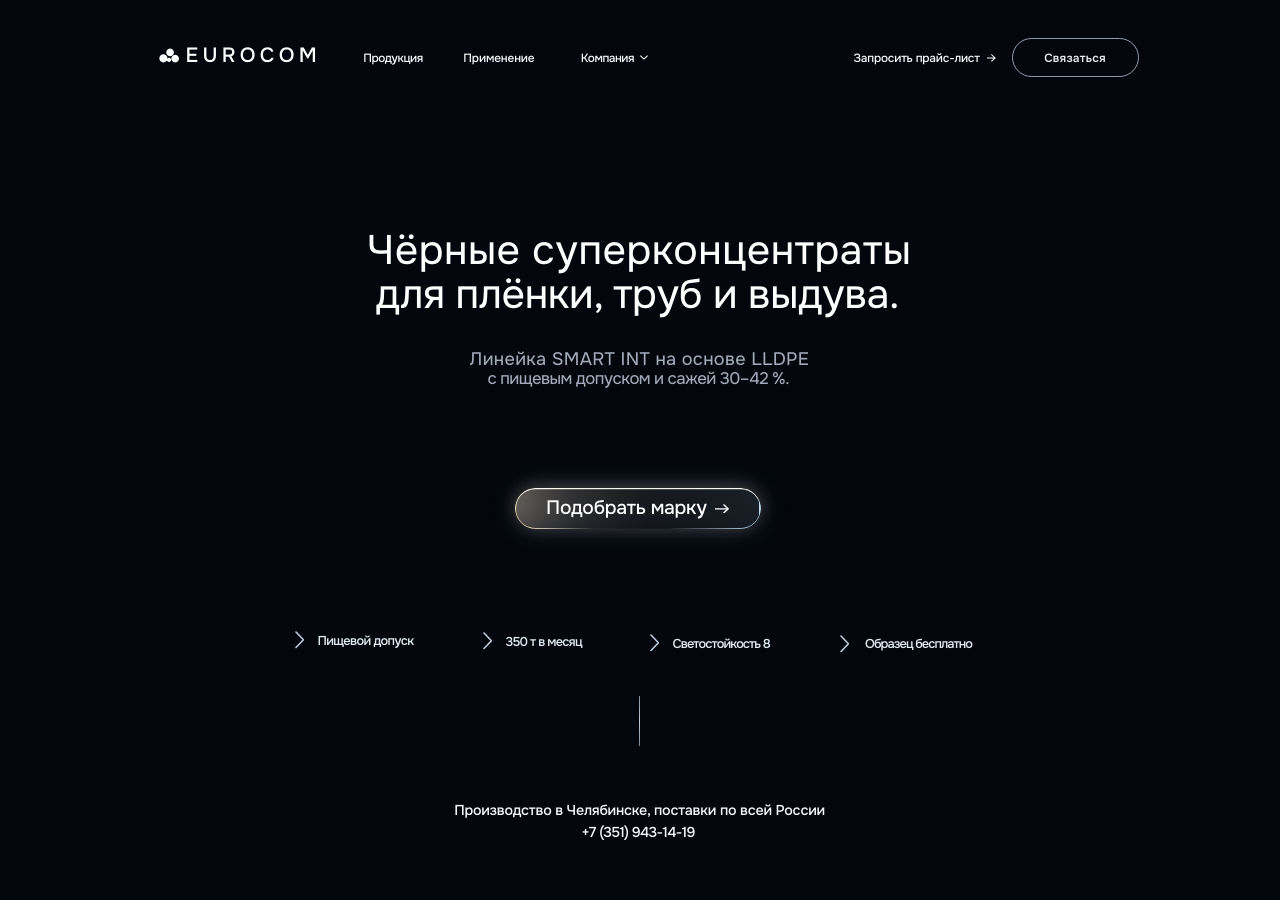
<file: index.html>
<!doctype html>
<html lang="ru">
<head>
<meta charset="utf-8">
<meta name="viewport" content="width=device-width, initial-scale=1, viewport-fit=cover">
<title>EUROCOM — Чёрные суперконцентраты (концепт · студия ИНАЧЕ)</title>
<meta name="description" content="Производитель чёрных суперконцентратов SMART INT на основе LLDPE: пищевой допуск, светостойкость 8, 350 т в месяц.">
<meta name="robots" content="noindex">
<link rel="preconnect" href="https://fonts.googleapis.com">
<link rel="preconnect" href="https://fonts.gstatic.com" crossorigin>
<link href="https://fonts.googleapis.com/css2?family=Onest:wght@100..900&display=block" rel="stylesheet">
<style>
/* Sora не содержит кириллицы, поэтому вариативный Onest (ось wght 100..900). */

:root{
  --ink:#ffffff;--sub:#a2a9b8;--nav:#fbfdff;--foot:#f4f8fd;
  --hair:rgba(196,214,232,.72);--chev:rgba(214,232,250,.90);
  --navdim:#e8ecf0;--feat:#e2ebf5;
  --veil:6,10,18;

  --cover:max(calc(100vw / 1536), calc(100vh / 1024));
  --fit:calc(100vh / 910);
  --u:min(var(--cover), var(--fit));
  --blur:calc(var(--u)*26);
  --glow:calc(var(--u)*34);
  --hairline:max(1px, calc(var(--u)*1.6));
}
@supports (height:100dvh){
  :root{--cover:max(calc(100vw / 1536), calc(100dvh / 1024));
        --fit:calc(100dvh / 910);}
}

*{box-sizing:border-box;margin:0;padding:0}
html,body{height:100%;background:#02060f;overflow:hidden}
body{font-family:'Onest',system-ui,-apple-system,'Segoe UI',sans-serif;color:var(--ink);
     -webkit-font-smoothing:antialiased;-moz-osx-font-smoothing:grayscale;
     text-rendering:geometricPrecision}
a{color:inherit;text-decoration:none}
li{list-style:none}
a:focus-visible{outline:2px solid #9fe0ff;outline-offset:3px;border-radius:4px}

/* ---------- 4. фон ---------- */
.art{position:fixed;inset:0;width:100%;height:100%;object-fit:cover;
     object-position:50% 50%;z-index:0;user-select:none;
     -webkit-user-drag:none;pointer-events:none;background:#03060c}
.veil{position:fixed;inset:0;z-index:0;pointer-events:none;
  background:
    radial-gradient(140% 60% at 50% 40%,
        rgba(var(--veil),.16) 0%, rgba(var(--veil),.057) 50%,
        rgba(var(--veil),0) 100%),
    linear-gradient(180deg, rgba(var(--veil),0) 45%,
        rgba(var(--veil),.10) 100%);}
.bar,.hero,.foot{position:fixed;z-index:1}

/* ---------- 5. общая отделка ---------- */
.brand svg{fill:var(--ink);display:block}
.caret,.navarrow{fill:none;stroke:var(--nav);stroke-linecap:round;stroke-linejoin:round}
.navarrow{stroke-linecap:square;stroke-linejoin:miter}
.pill{border:var(--hairline) solid var(--hair);border-radius:999px}
.chev{fill:none;stroke:var(--chev);stroke-width:1.75;stroke-linecap:round;stroke-linejoin:round}
.cta .arrow{fill:none;stroke:var(--ink);stroke-width:1.6;stroke-linecap:square;stroke-linejoin:miter}
.rule{background:linear-gradient(180deg,
      rgba(186,200,214,.70) 0%,rgba(206,220,232,.92) 52%,
      rgba(182,198,212,.68) 100%)}

.cta{
  border-radius:999px;
  background:
    linear-gradient(180deg, rgba(6,12,22,0) 45%, rgba(6,12,22,.12) 78%,
                            rgba(6,12,22,.28) 100%),
    linear-gradient(90deg,
      rgba(255,226,178,.17) 0%,  rgba(255,236,208,.07) 22%,
      rgba(176,206,238,.03) 55%, rgba(150,196,244,.09) 100%),
    linear-gradient(90deg,
      rgba(255,255,255,.24) 0%,  rgba(255,255,255,.17) 12%,
      rgba(255,255,255,.11) 26%, rgba(255,255,255,.07) 42%,
      rgba(255,255,255,.05) 60%, rgba(255,255,255,.04) 80%,
      rgba(255,255,255,.04) 100%);
  -webkit-backdrop-filter:blur(var(--blur)) saturate(.45);
  backdrop-filter:blur(var(--blur)) saturate(.45);
  box-shadow:0 calc(var(--u)*-2) calc(var(--u)*20) rgba(255,224,176,.20),
             0 0 var(--glow) rgba(168,204,252,.16),
             inset 0 var(--hairline) 0 0 rgba(255,251,242,.45);
}
.cta::before{
  content:'';position:absolute;inset:0;border-radius:inherit;
  padding:var(--hairline);pointer-events:none;
  background:
    linear-gradient(180deg, rgba(255,252,246,.95) 0%,
        rgba(255,252,246,.20) 45%, rgba(255,252,246,0) 78%),
    linear-gradient(90deg,
      rgba(255,228,182,.95) 0%,  rgba(250,236,210,.70) 12%,
      rgba(226,230,234,.03) 32%, rgba(214,226,240,.02) 62%,
      rgba(200,228,250,.70) 90%, rgba(186,224,247,.95) 100%);
  -webkit-mask:linear-gradient(#000 0 0) content-box,linear-gradient(#000 0 0);
  -webkit-mask-composite:xor;
  mask:linear-gradient(#000 0 0) content-box,linear-gradient(#000 0 0);
  mask-composite:exclude;
}

#word{font-variation-settings:'wght' 531;color:var(--ink)}
#about,#product,#solutions,#login{font-variation-settings:'wght' 506;color:var(--nav)}
#contact{font-variation-settings:'wght' 581;color:var(--navdim)}
#h1a,#h1b{font-variation-settings:'wght' 424;color:var(--ink)}
#sub1,#sub2{font-variation-settings:'wght' 446;color:var(--sub)}
#cta{font-variation-settings:'wght' 497;color:var(--ink)}
#f1,#f2,#f3,#f4{font-variation-settings:'wght' 534;color:var(--feat)}
#foot1,#foot2{font-variation-settings:'wght' 521;color:var(--foot)}

/* ---------- 6. появление ---------- */
@media (prefers-reduced-motion:no-preference){
  :root{
    --ent-line:cubic-bezier(.16,1,.3,1);
    --ent-soft:cubic-bezier(.25,.8,.35,1);
    --rise:9px;
  }
  @keyframes en-wipe{
    from{clip-path:inset(-.78em 0 calc(100% + .78em) 0);translate:0 var(--rise)}
    to  {clip-path:inset(-.78em 0 -.78em 0);translate:0 0}}
  @keyframes en-lift{from{opacity:0;translate:0 var(--rise)}}
  @keyframes en-settle{from{opacity:0;translate:0 calc(var(--rise)*.7);scale:.99}}
  @keyframes en-draw{from{scale:1 0}}

  html:not(.is-entered) .brand{animation:en-lift .60s var(--ent-soft) .12s backwards}
  html:not(.is-entered) #about{animation:en-lift .55s var(--ent-soft) .20s backwards}
  html:not(.is-entered) #product{animation:en-lift .55s var(--ent-soft) .25s backwards}
  html:not(.is-entered) #solutions,
  html:not(.is-entered) .caret{animation:en-lift .55s var(--ent-soft) .30s backwards}
  html:not(.is-entered) #login,
  html:not(.is-entered) .navarrow{animation:en-lift .55s var(--ent-soft) .35s backwards}
  html:not(.is-entered) .pill{animation:en-settle .60s var(--ent-soft) .40s backwards}
  html:not(.is-entered) .burger{animation:en-lift .60s var(--ent-soft) .40s backwards}
  html:not(.is-entered) #h1a{animation:en-wipe .95s var(--ent-line) .34s backwards}
  html:not(.is-entered) #h1b{animation:en-wipe .95s var(--ent-line) .44s backwards}
  html:not(.is-entered) #sub1{animation:en-lift .70s var(--ent-soft) .74s backwards}
  html:not(.is-entered) #sub2{animation:en-lift .70s var(--ent-soft) .80s backwards}
  html:not(.is-entered) .cta{animation:en-lift .80s var(--ent-line) .94s backwards}
  html:not(.is-entered) .feats li:nth-child(1){animation:en-lift .60s var(--ent-soft) 1.08s backwards}
  html:not(.is-entered) .feats li:nth-child(2){animation:en-lift .60s var(--ent-soft) 1.15s backwards}
  html:not(.is-entered) .feats li:nth-child(3){animation:en-lift .60s var(--ent-soft) 1.22s backwards}
  html:not(.is-entered) .feats li:nth-child(4){animation:en-lift .60s var(--ent-soft) 1.29s backwards}
  html:not(.is-entered) .rule{animation:en-draw .55s var(--ent-line) 1.34s backwards;transform-origin:top}
  html:not(.is-entered) #foot1{animation:en-lift .60s var(--ent-soft) 1.42s backwards}
  html:not(.is-entered) #foot2{animation:en-lift .60s var(--ent-soft) 1.48s backwards}
}

/* ---------- 7. десктоп: зафиксированная композиция 1536×1024 ---------- */
@media (min-width:1200px) and (min-height:560px) and (min-aspect-ratio:100/95){
  .bar,.hero,.foot{left:50%;width:calc(var(--u)*1536);transform:translateX(-50%)}
  .bar{top:0;height:calc(var(--u)*120)}
  .foot{bottom:0;height:calc(var(--u)*140)}
  .hero{top:50%;height:calc(var(--u)*1024);transform:translate(-50%,-50%)}
  .navtoggle,.burger,.scrim{display:none}
  .navpanel{display:contents}
  .bar > *,.foot > *,.hero > *,.pill,.caret,.navarrow{position:absolute}
  .menu,.menu a,.login{position:static}
  .title,.sub,.feats{inset:0;font-weight:inherit}
  .bar span,.foot span,.title span,.sub span,.feats span,.cta span{
    position:absolute;line-height:0;white-space:nowrap}

  .brand{left:calc(var(--u)*221);top:calc(var(--u)*55);display:flex;align-items:center;gap:calc(var(--u)*7)}
  .brand svg{width:calc(var(--u)*23);height:calc(var(--u)*17)}
  #word{position:relative;font-size:calc(var(--u)*23.4);letter-spacing:calc(var(--u)*4.8);transform:translate(0,0)}

  /* «Компания» и «Запросить прайс-лист» привязаны правым краем к своим иконкам */
  .caret{left:calc(var(--u)*768.3);top:calc(var(--u)*62.4);width:calc(var(--u)*9);height:calc(var(--u)*6);stroke-width:1.25}
  .navarrow{left:calc(var(--u)*1163);top:calc(var(--u)*61.6);width:calc(var(--u)*10);height:calc(var(--u)*9);stroke-width:1.2}
  .pill{left:calc(var(--u)*1191.5);top:calc(var(--u)*43.5);width:calc(var(--u)*144);height:calc(var(--u)*44)}

  #about{font-size:calc(var(--u)*13.5);letter-spacing:calc(var(--u)*-0.5);left:calc(var(--u)*453);top:calc(var(--u)*65.66)}
  #product{font-size:calc(var(--u)*13.5);letter-spacing:calc(var(--u)*-0.167);left:calc(var(--u)*567);top:calc(var(--u)*65.66)}
  #solutions{font-size:calc(var(--u)*13.5);letter-spacing:calc(var(--u)*-0.5);left:auto;right:calc(var(--u)*774.7);top:calc(var(--u)*65.66)}
  #login{font-size:calc(var(--u)*13.5);letter-spacing:calc(var(--u)*-0.227);left:auto;right:calc(var(--u)*381.5);top:calc(var(--u)*66.16)}
  #contact{font-size:calc(var(--u)*13.5);letter-spacing:calc(var(--u)*0.25);left:0;right:0;text-align:center;top:calc(var(--u)*21.66);transform:translateX(calc(var(--u)*-0.5))}

  #h1a{font-size:calc(var(--u)*46.8);letter-spacing:calc(var(--u)*0.532);left:0;right:0;text-align:center;top:calc(var(--u)*285.222);transform:translateX(calc(var(--u)*-1))}
  #h1b{font-size:calc(var(--u)*46.8);letter-spacing:calc(var(--u)*-0.398);left:0;right:0;text-align:center;top:calc(var(--u)*335.222);transform:translateX(calc(var(--u)*-3))}
  #sub1{font-size:calc(var(--u)*20.6);letter-spacing:calc(var(--u)*0.367);left:0;right:0;text-align:center;top:calc(var(--u)*408.115);transform:translateX(calc(var(--u)*-0.5))}
  #sub2{font-size:calc(var(--u)*19.1);letter-spacing:calc(var(--u)*-0.632);left:0;right:0;text-align:center;top:calc(var(--u)*432.153);transform:translateX(calc(var(--u)*-2))}

  .cta{left:calc(var(--u)*625.8);top:calc(var(--u)*555.2);width:calc(var(--u)*279.6);height:calc(var(--u)*46.6)}
  /* подпись привязана к стрелке справа: под кириллицу группа «текст + стрелка» центрируется по кнопке */
  #cta{font-size:calc(var(--u)*22);letter-spacing:calc(var(--u)*-0.312);left:auto;right:calc(var(--u)*61.6);text-align:right;top:calc(var(--u)*23.113)}
  .cta .arrow{position:absolute;left:calc(var(--u)*228);top:calc(var(--u)*17.8);width:calc(var(--u)*16);height:calc(var(--u)*11)}

  .feats li{position:absolute;width:calc(var(--u)*220);height:calc(var(--u)*20)}
  .feats .chev{position:absolute;left:0;top:0;width:calc(var(--u)*11);height:calc(var(--u)*20)}
  .feats li:nth-child(1){left:calc(var(--u)*375);top:calc(var(--u)*718)}
  .feats li:nth-child(2){left:calc(var(--u)*589);top:calc(var(--u)*719)}
  .feats li:nth-child(3){left:calc(var(--u)*779);top:calc(var(--u)*721)}
  .feats li:nth-child(4){left:calc(var(--u)*995);top:calc(var(--u)*722)}
  #f1{font-size:calc(var(--u)*14.6);letter-spacing:calc(var(--u)*-0.75);left:calc(var(--u)*26);top:calc(var(--u)*11.266)}
  #f2{font-size:calc(var(--u)*14.6);letter-spacing:calc(var(--u)*-0.889);left:calc(var(--u)*26);top:calc(var(--u)*11.266)}
  #f3{font-size:calc(var(--u)*14.6);letter-spacing:calc(var(--u)*-1.067);left:calc(var(--u)*26);top:calc(var(--u)*11.266)}
  #f4{font-size:calc(var(--u)*14.6);letter-spacing:calc(var(--u)*-1.067);left:calc(var(--u)*29);top:calc(var(--u)*11.266)}
  .rule{left:calc(var(--u)*767);top:calc(var(--u)*792);width:calc(var(--u)*1);height:calc(var(--u)*57)}

  #foot1{font-size:calc(var(--u)*16.3);letter-spacing:calc(var(--u)*-0.256);left:0;right:0;text-align:center;bottom:calc(var(--u)*101.344);transform:translateX(calc(var(--u)*-0.5))}
  #foot2{font-size:calc(var(--u)*16.3);letter-spacing:calc(var(--u)*-0.667);left:0;right:0;text-align:center;bottom:calc(var(--u)*76.344);transform:translateX(calc(var(--u)*-2))}
}

/* ---------- 8. поток: планшет и телефон ---------- */
@media (max-width:1199px),(max-height:559px),(max-aspect-ratio:100/95){
  :root{--c:min(calc(100vw / 430), calc(100vh / 860))}
  body{display:flex;flex-direction:column;height:100vh;
       padding:calc(env(safe-area-inset-top) + calc(var(--c)*24)) calc(var(--c)*22)
               calc(env(safe-area-inset-bottom) + calc(var(--c)*22))}
  .bar,.hero,.foot{position:static;width:100%}
  .bar{order:1;position:relative;z-index:5;display:flex;align-items:center;
       justify-content:space-between;gap:calc(var(--c)*16)}
  .brand{display:flex;align-items:center;gap:calc(var(--c)*8)}
  .brand svg{width:calc(var(--c)*22);height:auto}
  #word{font-size:calc(var(--c)*19);letter-spacing:.06em}

  .navtoggle{position:absolute;top:0;right:0;width:1px;height:1px;opacity:0;
             margin:0;pointer-events:none}
  .burger{display:inline-flex;align-items:center;justify-content:center;
    width:calc(var(--c)*42);height:calc(var(--c)*30);border-radius:999px;
    cursor:pointer;border:var(--hairline) solid var(--hair);
    background:rgba(255,255,255,.03);
    -webkit-backdrop-filter:blur(var(--blur)) saturate(.45);
    backdrop-filter:blur(var(--blur)) saturate(.45)}
  .burger svg{width:calc(var(--c)*19);height:auto;fill:none;stroke:var(--nav);
              stroke-width:1.4;stroke-linecap:round}
  .burger svg path{transform-box:fill-box;transform-origin:center;
                   transition:transform .24s ease,opacity .18s ease}
  .navtoggle:focus-visible ~ .burger{outline:2px solid #9fe0ff;outline-offset:3px}
  .navtoggle:checked ~ .burger .b1{transform:translateY(6px) rotate(45deg)}
  .navtoggle:checked ~ .burger .b2{opacity:0}
  .navtoggle:checked ~ .burger .b3{transform:translateY(-6px) rotate(-45deg)}
  .scrim{display:none;position:fixed;inset:0;z-index:-1}
  .navtoggle:checked ~ .scrim{display:block}

  .navpanel{position:absolute;top:calc(100% + calc(var(--c)*12));right:0;
    display:flex;flex-direction:column;gap:calc(var(--c)*2);
    width:min(calc(var(--c)*268), 78vw);padding:calc(var(--c)*12);
    border-radius:calc(var(--c)*20);
    background:
      linear-gradient(180deg, rgba(255,255,255,.10) 0%, rgba(255,255,255,.045) 100%),
      linear-gradient(90deg, rgba(255,226,178,.06) 0%, rgba(150,196,244,.06) 100%),
      linear-gradient(180deg, rgba(6,12,22,.60) 0%, rgba(6,12,22,.70) 100%);
    -webkit-backdrop-filter:blur(var(--blur)) saturate(.45);
    backdrop-filter:blur(var(--blur)) saturate(.45);
    box-shadow:0 calc(var(--c)*14) calc(var(--c)*38) rgba(2,6,14,.45);
    opacity:0;transform:translateY(calc(var(--c)*-8)) scale(.985);
    transform-origin:100% 0;pointer-events:none;
    transition:opacity .2s ease,transform .2s ease}
  .navtoggle:checked ~ .navpanel{opacity:1;transform:none;pointer-events:auto}
  .navpanel .menu{display:flex;flex-direction:column}
  .navpanel .menu a,.navpanel .login{display:flex;align-items:center;
    gap:calc(var(--c)*8);padding:calc(var(--c)*10) calc(var(--c)*12);
    border-radius:calc(var(--c)*12);font-size:calc(var(--c)*16);
    color:var(--nav);transition:background .15s ease}
  .navpanel .menu a:hover,.navpanel .login:hover{background:rgba(255,255,255,.07)}
  .navpanel .caret,.navpanel .navarrow{margin-left:auto;height:auto}
  .navpanel .caret{width:calc(var(--c)*10)}
  .navpanel .navarrow{width:calc(var(--c)*11)}
  .navpanel .pill{margin-top:calc(var(--c)*8);text-align:center;
    white-space:nowrap;padding:calc(var(--c)*11) calc(var(--c)*16);
    font-size:calc(var(--c)*15)}

  .hero{order:2;flex:1;display:flex;flex-direction:column;align-items:center;
        justify-content:center;text-align:center;gap:calc(var(--c)*20)}
  .title{font-size:calc(var(--c)*33);line-height:1.12;max-width:15ch;font-weight:inherit}
  .sub{color:var(--sub);font-size:calc(var(--c)*17);line-height:1.32;max-width:26ch}
  .cta{position:relative;display:inline-flex;align-items:center;
       gap:calc(var(--c)*12);padding:calc(var(--c)*16) calc(var(--c)*26);
       font-size:calc(var(--c)*18)}
  .cta .arrow{width:calc(var(--c)*16);height:calc(var(--c)*11)}
  .feats{display:grid;grid-template-columns:repeat(2,minmax(0,1fr));
    gap:calc(var(--c)*15) calc(var(--c)*13);width:100%;
    max-width:calc(var(--c)*400);margin-top:calc(var(--c)*6)}
  .feats li{display:flex;align-items:center;gap:calc(var(--c)*9);
            font-size:calc(var(--c)*14);text-align:left}
  .feats .chev{width:calc(var(--c)*9);height:calc(var(--c)*16);flex:none}
  .rule{display:block;width:1px;height:calc(var(--c)*33);margin:calc(var(--c)*19) auto 0}
  .foot{order:3;text-align:center;color:var(--foot);
        font-size:calc(var(--c)*13);line-height:1.55}
  .foot span{display:block}

  /* B1. телефон */
  @media (max-width:599px),(max-height:429px){
    :root{--c:min(calc(100vw / 360), calc(100vh / 770), 1px);--rise:6px}
    body{padding:calc(env(safe-area-inset-top) + calc(var(--c)*28)) calc(var(--c)*26)
                 calc(env(safe-area-inset-bottom) + calc(var(--c)*26))}
    .brand svg{width:calc(var(--c)*24)}
    #word{font-size:calc(var(--c)*19)}
    .burger{width:calc(var(--c)*46);height:calc(var(--c)*33);position:relative}
    .burger::after{content:'';position:absolute;left:50%;top:50%;
      transform:translate(-50%,-50%);width:max(44px,100%);height:max(44px,100%)}
    .burger svg{width:calc(var(--c)*21)}
    .navpanel{width:min(calc(var(--c)*300), 82vw);padding:calc(var(--c)*15);
              border-radius:calc(var(--c)*22)}
    .navpanel .menu a,.navpanel .login{font-size:calc(var(--c)*16);
      padding:calc(var(--c)*13) calc(var(--c)*14);border-radius:calc(var(--c)*13);
      min-height:max(44px,calc(var(--c)*44))}
    .navpanel .pill{font-size:calc(var(--c)*16);
      padding:calc(var(--c)*13) calc(var(--c)*18);margin-top:calc(var(--c)*9)}

    .veil{background:
      radial-gradient(130% 44% at 50% 45%,
          rgba(var(--veil),.50) 0%, rgba(var(--veil),.26) 55%,
          rgba(var(--veil),0) 100%),
      linear-gradient(180deg,
          rgba(var(--veil),.34) 0%, rgba(var(--veil),0) 20%,
          rgba(var(--veil),0) 60%, rgba(var(--veil),.36) 100%)}

    .hero{gap:calc(var(--c)*22)}
    .title{font-size:calc(var(--c)*32);line-height:1.2;letter-spacing:-.002em;
           max-width:none;text-wrap:balance}
    .title span{display:block}
    .sub{font-size:calc(var(--c)*16);line-height:1.45;max-width:none;text-wrap:balance}
    .sub span{display:block}
    .cta{font-size:calc(var(--c)*16.5);padding:calc(var(--c)*15) calc(var(--c)*28);
         gap:calc(var(--c)*12)}
    .cta .arrow{width:calc(var(--c)*17);height:calc(var(--c)*12)}
    .feats{grid-template-columns:repeat(2,max-content);justify-content:center;
      width:auto;max-width:none;gap:calc(var(--c)*16) calc(var(--c)*16);
      margin-top:calc(var(--c)*22)}
    .feats li{font-size:calc(var(--c)*13);gap:calc(var(--c)*10)}
    .feats .chev{width:calc(var(--c)*10);height:calc(var(--c)*18)}
    .rule{height:calc(var(--c)*30);margin:calc(var(--c)*28) auto 0}
    .foot{font-size:calc(var(--c)*13.5);line-height:1.65;text-wrap:balance}
  }

  /* телефоны в альбомной ориентации */
  @media (max-height:429px) and (min-aspect-ratio:1/1){
    :root{--c:min(calc(100vw / 760), calc(100vh / 430))}
    .hero{gap:calc(var(--c)*12)}
    .title{font-size:calc(var(--c)*31);line-height:1.2;max-width:26ch}
    .sub{font-size:calc(var(--c)*16);max-width:44ch}
    .sub span{display:inline}
    .cta{font-size:calc(var(--c)*15.5);padding:calc(var(--c)*12) calc(var(--c)*24)}
    .feats{grid-template-columns:repeat(4,max-content);justify-content:center;
      max-width:none;gap:calc(var(--c)*24);margin-top:calc(var(--c)*2)}
    .feats li{font-size:calc(var(--c)*13.5)}
    .rule{height:calc(var(--c)*20);margin:calc(var(--c)*10) auto 0}
    .foot{font-size:calc(var(--c)*13)}
  }

  /* B2. планшет */
  @media (min-width:600px) and (min-height:430px){
    :root{--c:min(calc(100vw / 860), calc(100vh / 1120))}
    body{padding:calc(env(safe-area-inset-top) + calc(var(--c)*40)) calc(var(--c)*44)
                 calc(env(safe-area-inset-bottom) + calc(var(--c)*36))}
    .brand svg{width:calc(var(--c)*34)}
    #word{font-size:calc(var(--c)*30)}
    .burger{width:calc(var(--c)*60);height:calc(var(--c)*44)}
    .burger svg{width:calc(var(--c)*27);stroke-width:1.2}
    .navpanel{width:min(calc(var(--c)*330), 56vw);padding:calc(var(--c)*16);
              border-radius:calc(var(--c)*26);gap:calc(var(--c)*4)}
    .navpanel .menu a,.navpanel .login{font-size:calc(var(--c)*20);
      padding:calc(var(--c)*13) calc(var(--c)*15);border-radius:calc(var(--c)*15);
      gap:calc(var(--c)*10)}
    .navpanel .caret{width:calc(var(--c)*13)}
    .navpanel .navarrow{width:calc(var(--c)*14)}
    .navpanel .pill{margin-top:calc(var(--c)*10);
      padding:calc(var(--c)*14) calc(var(--c)*20);font-size:calc(var(--c)*19)}
    .hero{gap:calc(var(--c)*26)}
    .title{font-size:calc(var(--c)*46);line-height:1.15;max-width:none}
    .title span{display:block}
    .sub{font-size:calc(var(--c)*21);line-height:1.34;max-width:none}
    .sub span{display:block}
    .cta{gap:calc(var(--c)*14);padding:calc(var(--c)*18) calc(var(--c)*34);
         font-size:calc(var(--c)*21)}
    .cta .arrow{width:calc(var(--c)*20);height:calc(var(--c)*14)}
    .feats{grid-template-columns:repeat(2,max-content);justify-content:center;
      gap:calc(var(--c)*22) calc(var(--c)*54);max-width:none;
      margin-top:calc(var(--c)*12)}
    .feats li{gap:calc(var(--c)*12);font-size:calc(var(--c)*16)}
    .feats .chev{width:calc(var(--c)*12);height:calc(var(--c)*21)}
    .rule{height:calc(var(--c)*46);margin:calc(var(--c)*30) auto 0}
    .foot{font-size:calc(var(--c)*16)}

    @media (min-aspect-ratio:1/1){
      :root{--c:min(calc(100vw / 1040), calc(100vh / 780))}
      .feats{grid-template-columns:repeat(4,max-content);gap:calc(var(--c)*40)}
    }
  }
}

/* ---------- 9. динамический вьюпорт ---------- */
@supports (height:100dvh){
  @media (max-width:1199px),(max-height:559px),(max-aspect-ratio:100/95){
    :root{--c:min(calc(100vw / 430), calc(100dvh / 860))}
    body{height:100dvh}
    @media (max-width:599px),(max-height:429px){
      :root{--c:min(calc(100vw / 360), calc(100dvh / 770), 1px)}}
    @media (max-height:429px) and (min-aspect-ratio:1/1){
      :root{--c:min(calc(100vw / 760), calc(100dvh / 430))}}
    @media (min-width:600px) and (min-height:430px){
      :root{--c:min(calc(100vw / 860), calc(100dvh / 1120))}
      @media (min-aspect-ratio:1/1){
        :root{--c:min(calc(100vw / 1040), calc(100dvh / 780))}}}
  }
}

/* ---------- 10. меньше движения ---------- */
@media (prefers-reduced-motion:reduce){
  *{animation:none!important;transition:none!important}}
</style>
</head>
<body>
<video class="art" autoplay muted loop playsinline preload="auto" aria-hidden="true"
  poster="https://d2ol7oe51mr4n9.cloudfront.net/user_38xzZboKViGWJOttwIXH07lWA1P/130837c4-0244-4f37-9c61-8d801d93fd29.jpg"
  src="https://d8j0ntlcm91z4.cloudfront.net/user_38xzZboKViGWJOttwIXH07lWA1P/hf_20260912_104303_0c6d60b2-9353-408e-9449-585108a22fb5.mp4"></video>
<div class="veil"></div>

<header class="bar">
  <a class="brand" href="index.html" aria-label="EUROCOM — на главную">
    <svg viewBox="0 0 23 17" aria-hidden="true">
      <path d="M5 7.2 a4.6 4.6 0 1 0 0.01 0 Z"/>
      <path d="M12.6 0.6 a4.4 4.4 0 1 0 0.01 0 Z"/>
      <path d="M18.4 7.8 a4.3 4.3 0 1 0 0.01 0 Z"/>
      <path d="M11.4 11.2 a2.4 2.4 0 1 0 0.01 0 Z"/>
    </svg>
    <span id="word">EUROCOM</span>
  </a>
  <input class="navtoggle" type="checkbox" id="nav-open">
  <label class="scrim" for="nav-open" aria-hidden="true"></label>
  <label class="burger" for="nav-open" aria-label="Меню">
    <svg viewBox="0 0 22 14"><path class="b1" d="M1 1 H21"/><path class="b2" d="M1 7 H21"/><path class="b3" d="M1 13 H21"/></svg>
  </label>
  <div class="navpanel">
    <nav class="menu">
      <a href="products.html"><span id="about">Продукция</span></a>
      <a href="applications.html"><span id="product">Применение</span></a>
      <a href="company.html"><span id="solutions">Компания</span>
         <svg class="caret" viewBox="0 0 9 6" aria-hidden="true"><path d="M0.7 1.1 L4.5 4.6 L8.3 1.1"/></svg></a>
    </nav>
    <a class="login" href="price.html"><span id="login">Запросить прайс-лист</span>
       <svg class="navarrow" viewBox="0 0 10 9" aria-hidden="true"><path d="M0 4.5 H9.1 M5.4 0.9 L9.2 4.5 L5.4 8.1"/></svg></a>
    <a class="pill" href="contacts.html"><span id="contact">Связаться</span></a>
  </div>
</header>

<main class="hero">
  <h1 class="title"><span id="h1a">Чёрные суперконцентраты</span>
     <span id="h1b">для плёнки, труб и выдува.</span></h1>
  <p class="sub"><span id="sub1">Линейка SMART INT на основе LLDPE</span>
     <span id="sub2">с пищевым допуском и сажей 30–42 %.</span></p>
  <a class="cta" href="products.html#podbor"><span id="cta">Подобрать марку</span>
     <svg class="arrow" viewBox="0 0 16 11" aria-hidden="true"><path d="M0 5.5 H14.6 M10.3 1.2 L14.9 5.5 L10.3 9.8"/></svg></a>
  <ul class="feats">
    <li><svg class="chev" viewBox="0 0 11 20" aria-hidden="true"><path d="M1.15 1.15 L9.6 10 L1.15 18.85"/></svg><span id="f1">Пищевой допуск</span></li>
    <li><svg class="chev" viewBox="0 0 11 20" aria-hidden="true"><path d="M1.15 1.15 L9.6 10 L1.15 18.85"/></svg><span id="f2">350 т в месяц</span></li>
    <li><svg class="chev" viewBox="0 0 11 20" aria-hidden="true"><path d="M1.15 1.15 L9.6 10 L1.15 18.85"/></svg><span id="f3">Светостойкость 8</span></li>
    <li><svg class="chev" viewBox="0 0 11 20" aria-hidden="true"><path d="M1.15 1.15 L9.6 10 L1.15 18.85"/></svg><span id="f4">Образец бесплатно</span></li>
  </ul>
  <span class="rule" aria-hidden="true"></span>
</main>

<footer class="foot">
  <span id="foot1">Производство в Челябинске, поставки по всей России</span>
  <span id="foot2">+7 (351) 943-14-19</span>
</footer>

<script>
(function(){
  var q=window.matchMedia&&window.matchMedia('(prefers-reduced-motion:reduce)'),
      v=document.querySelector('video.art');
  if(!q||!v)return;
  function sync(){ if(q.matches){v.pause();}
                   else{var p=v.play();if(p)p.catch(function(){});} }
  sync();
  q.addEventListener ? q.addEventListener('change',sync) : q.addListener(sync);
})();
(function(){
  var el=document.getElementById('foot2'),t;
  function done(){
    clearTimeout(t);
    if(el)el.removeEventListener('animationend',done);
    document.documentElement.classList.add('is-entered');
  }
  if(el)el.addEventListener('animationend',done);
  t=setTimeout(done,4000);
})();
</script>
</body>
</html>
</file>
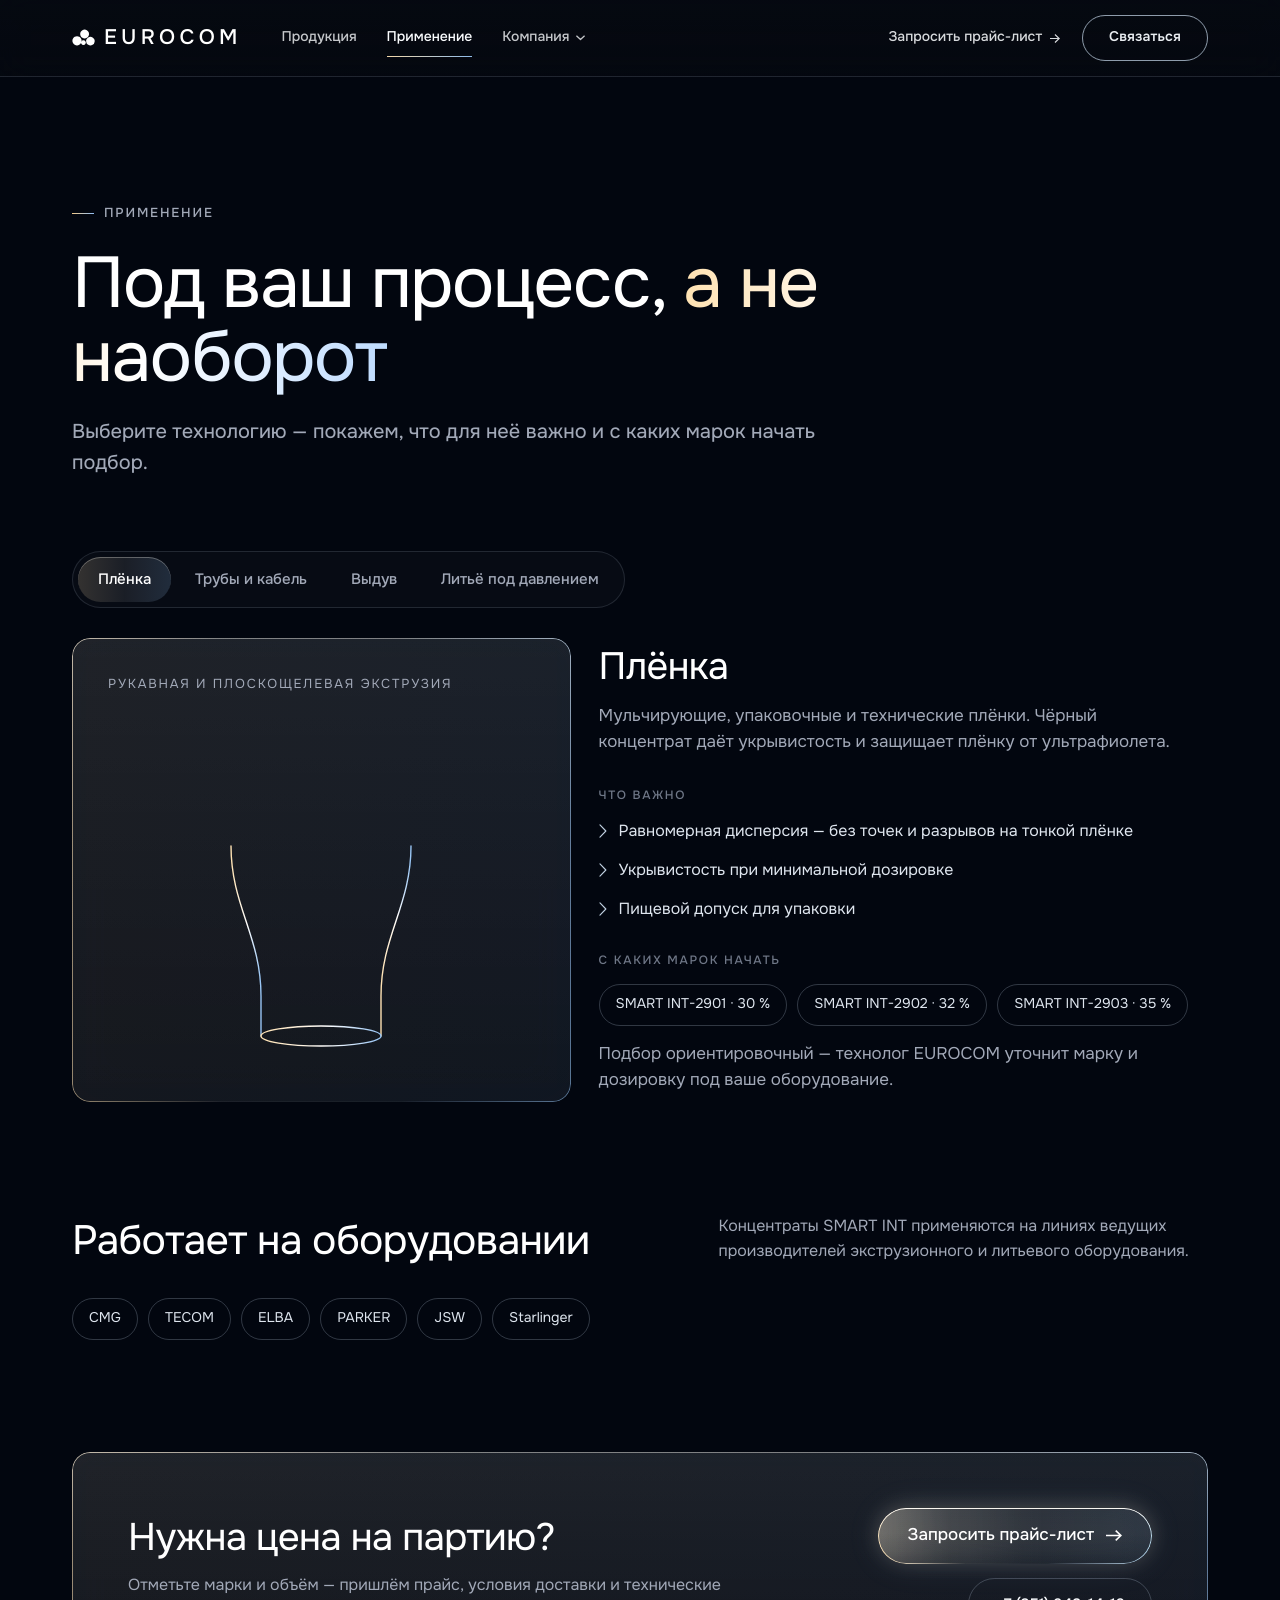
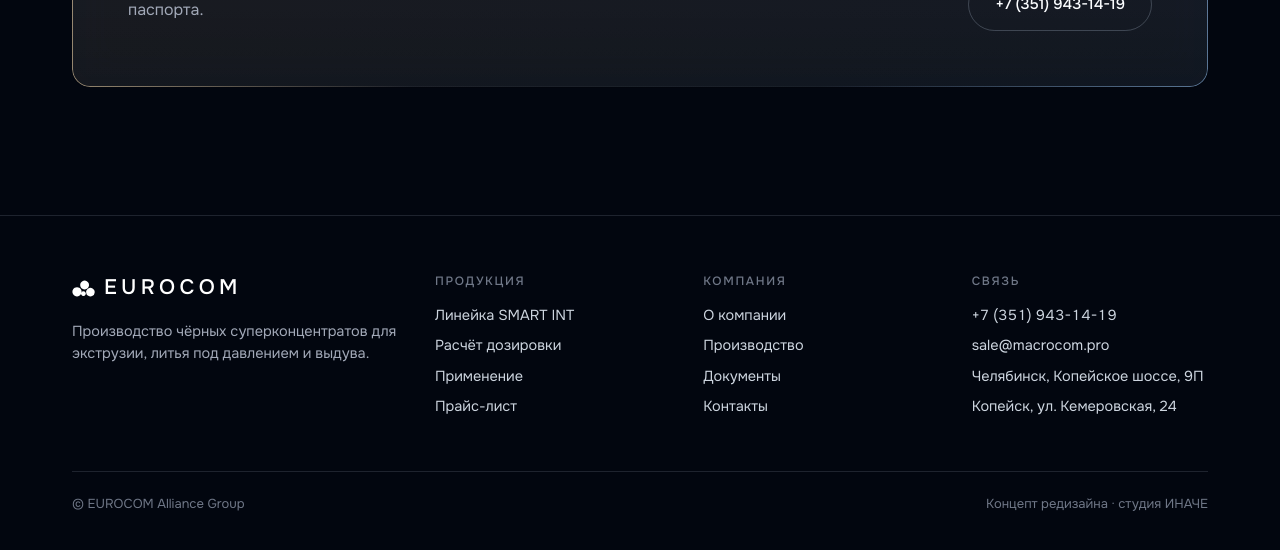
<file: applications.html>
<!doctype html>
<html lang="ru">
<head>
<meta charset="utf-8">
<meta name="viewport" content="width=device-width, initial-scale=1, viewport-fit=cover">
<title>Применение — EUROCOM (концепт)</title>
<meta name="description" content="Чёрные суперконцентраты SMART INT для плёнки, труб и кабеля, выдува и литья под давлением.">
<meta name="robots" content="noindex">
<link rel="preconnect" href="https://fonts.googleapis.com">
<link rel="preconnect" href="https://fonts.gstatic.com" crossorigin>
<link href="https://fonts.googleapis.com/css2?family=Onest:wght@100..900&display=block" rel="stylesheet">
<link rel="stylesheet" href="assets/site.css">
</head>
<body>
<div class="sky" aria-hidden="true"><svg viewBox="0 0 1440 900" preserveAspectRatio="xMidYMid slice"><defs><linearGradient id="sg" x1="0" x2="1"><stop offset="0" stop-color="#ffe2b2" stop-opacity=".22"/><stop offset=".5" stop-color="#ffffff" stop-opacity=".05"/><stop offset="1" stop-color="#96c4f4" stop-opacity=".22"/></linearGradient></defs><g fill="none" stroke="url(#sg)" stroke-width="1"><path d="M-80 0 C 420 260, 1020 640, 1520 900"/><path d="M-66 0 C 426 264, 1014 636, 1506 900"/><path d="M-52 0 C 432 268, 1008 632, 1492 900"/><path d="M-38 0 C 438 272, 1002 628, 1478 900"/><path d="M-24 0 C 444 276, 996 624, 1464 900"/><path d="M-10 0 C 450 280, 990 620, 1450 900"/><path d="M4 0 C 456 284, 984 616, 1436 900"/><path d="M18 0 C 462 288, 978 612, 1422 900"/><path d="M32 0 C 468 292, 972 608, 1408 900"/></g></svg></div>

<header class="site-header">
  <div class="wrap hbar">
    <a class="brand" href="index.html" aria-label="EUROCOM — на главную"><svg viewBox="0 0 23 17" aria-hidden="true"><path d="M5 7.2 a4.6 4.6 0 1 0 0.01 0 Z"/><path d="M12.6 0.6 a4.4 4.4 0 1 0 0.01 0 Z"/><path d="M18.4 7.8 a4.3 4.3 0 1 0 0.01 0 Z"/><path d="M11.4 11.2 a2.4 2.4 0 1 0 0.01 0 Z"/></svg><span>EUROCOM</span></a>
    <nav class="menu" aria-label="Основное меню">
      <a href="products.html">Продукция</a>
      <a href="applications.html" aria-current="page">Применение</a>
      <div class="drop">
        <a href="company.html">Компания <svg class="caret" viewBox="0 0 9 6" aria-hidden="true"><path d="M0.7 1.1 L4.5 4.6 L8.3 1.1"/></svg></a>
        <div class="drop-list">
          <a href="company.html#about">О компании</a>
          <a href="company.html#production">Производство</a>
          <a href="company.html#quality">Качество и документы</a>
          <a href="company.html#sites">Площадки</a>
        </div>
      </div>
    </nav>
    <input class="navtoggle" type="checkbox" id="nav-open" aria-label="Открыть меню">
    <label class="scrim" for="nav-open" aria-hidden="true"></label>
    <div class="hright">
      <a class="login" href="price.html">Запросить прайс-лист <svg class="navarrow" viewBox="0 0 10 9" aria-hidden="true"><path d="M0 4.5 H9.1 M5.4 0.9 L9.2 4.5 L5.4 8.1"/></svg></a>
      <a class="pill" href="contacts.html">Связаться</a>
      <label class="burger" for="nav-open" aria-label="Меню"><svg viewBox="0 0 22 14"><path class="b1" d="M1 1 H21"/><path class="b2" d="M1 7 H21"/><path class="b3" d="M1 13 H21"/></svg></label>
    </div>
    <nav class="mpanel" aria-label="Мобильное меню">
      <a href="products.html">Продукция</a>
      <a href="applications.html" aria-current="page">Применение</a>
      <a href="company.html">Компания</a>
      <a class="sub-link" href="company.html#production">Производство</a>
      <a class="sub-link" href="company.html#quality">Качество и документы</a>
      <a href="price.html">Запросить прайс-лист</a>
      <a class="pill" href="contacts.html">Связаться</a>
    </nav>
  </div>
</header>
<main>
<section class="page-hero">
  <div class="wrap">
    <span class="eyebrow">Применение</span>
    <h1>Под ваш процесс, <span class="grad">а не наоборот</span></h1>
    <p class="lead">Выберите технологию — покажем, что для неё важно и с каких марок начать подбор.</p>
  </div>
</section>

<section class="block" style="padding-top:0">
  <div class="wrap" data-tabs>
    <div class="seg" role="tablist" aria-label="Технология"><button role="tab" type="button" data-tab="film" id="t-film" aria-controls="tab-film">Плёнка</button><button role="tab" type="button" data-tab="pipe" id="t-pipe" aria-controls="tab-pipe">Трубы и кабель</button><button role="tab" type="button" data-tab="blow" id="t-blow" aria-controls="tab-blow">Выдув</button><button role="tab" type="button" data-tab="inject" id="t-inject" aria-controls="tab-inject">Литьё под давлением</button></div>

    <div class="app-panel" role="tabpanel" id="tab-film" aria-labelledby="t-film" hidden>
      <div class="app-visual glass">
        <span class="k">Рукавная и плоскощелевая экструзия</span>
        <svg class="ill" viewBox="0 0 360 260" aria-hidden="true"><defs><linearGradient id="il-film" x1="0" x2="1"><stop offset="0" stop-color="#ffe2b2"/><stop offset=".55" stop-color="#ffffff"/><stop offset="1" stop-color="#96c4f4"/></linearGradient></defs><g fill="none" stroke="url(#il-film)" stroke-width="1.4" stroke-linecap="round"><path d="M60 40 h240"/><path d="M90 40 c0 60 30 90 30 150 v40"/><path d="M270 40 c0 60 -30 90 -30 150 v40"/><ellipse cx="180" cy="230" rx="60" ry="10"/><path d="M120 120 h120" opacity=".5"/><path d="M110 160 h140" opacity=".35"/></g></svg>
      </div>
      <div class="app-body">
        <h3>Плёнка</h3>
        <p>Мульчирующие, упаковочные и технические плёнки. Чёрный концентрат даёт укрывистость и защищает плёнку от ультрафиолета.</p>
        <h4>Что важно</h4>
        <ul class="chev-list"><li><svg viewBox="0 0 11 20" aria-hidden="true"><path d="M1.15 1.15 L9.6 10 L1.15 18.85"/></svg><span>Равномерная дисперсия — без точек и разрывов на тонкой плёнке</span></li><li><svg viewBox="0 0 11 20" aria-hidden="true"><path d="M1.15 1.15 L9.6 10 L1.15 18.85"/></svg><span>Укрывистость при минимальной дозировке</span></li><li><svg viewBox="0 0 11 20" aria-hidden="true"><path d="M1.15 1.15 L9.6 10 L1.15 18.85"/></svg><span>Пищевой допуск для упаковки</span></li></ul>
        <h4>С каких марок начать</h4>
        <div class="chips"><a class="chip" href="products.html#2901">SMART INT-2901 · 30 %</a><a class="chip" href="products.html#2902">SMART INT-2902 · 32 %</a><a class="chip" href="products.html#2903">SMART INT-2903 · 35 %</a></div>
        <p class="disclaimer">Подбор ориентировочный — технолог EUROCOM уточнит марку и дозировку под ваше оборудование.</p>
      </div>
    </div>
    <div class="app-panel" role="tabpanel" id="tab-pipe" aria-labelledby="t-pipe" hidden>
      <div class="app-visual glass">
        <span class="k">Экструзия ПЭ-труб и оболочек</span>
        <svg class="ill" viewBox="0 0 360 260" aria-hidden="true"><defs><linearGradient id="il-pipe" x1="0" x2="1"><stop offset="0" stop-color="#ffe2b2"/><stop offset=".55" stop-color="#ffffff"/><stop offset="1" stop-color="#96c4f4"/></linearGradient></defs><g fill="none" stroke="url(#il-pipe)" stroke-width="1.4" stroke-linecap="round"><ellipse cx="90" cy="135" rx="34" ry="78"/><ellipse cx="90" cy="135" rx="20" ry="52" opacity=".55"/><path d="M90 57 H290 M90 213 H290"/><ellipse cx="290" cy="135" rx="34" ry="78" opacity=".6"/></g></svg>
      </div>
      <div class="app-body">
        <h3>Трубы и кабель</h3>
        <p>Для труб и кабельных оболочек важна стабильная доля техуглерода в изделии: она отвечает за стойкость к УФ на весь срок службы.</p>
        <h4>Что важно</h4>
        <ul class="chev-list"><li><svg viewBox="0 0 11 20" aria-hidden="true"><path d="M1.15 1.15 L9.6 10 L1.15 18.85"/></svg><span>Стабильная доля техуглерода от партии к партии</span></li><li><svg viewBox="0 0 11 20" aria-hidden="true"><path d="M1.15 1.15 L9.6 10 L1.15 18.85"/></svg><span>Светостойкость 8</span></li><li><svg viewBox="0 0 11 20" aria-hidden="true"><path d="M1.15 1.15 L9.6 10 L1.15 18.85"/></svg><span>Высокая концентрация — меньше расход на тонну</span></li></ul>
        <h4>С каких марок начать</h4>
        <div class="chips"><a class="chip" href="products.html#2905">SMART INT-2905 · 38 %</a><a class="chip" href="products.html#2907">SMART INT-2907 · 40 %</a><a class="chip" href="products.html#2908">SMART INT-2908 · 42 %</a></div>
        <p class="disclaimer">Подбор ориентировочный — технолог EUROCOM уточнит марку и дозировку под ваше оборудование.</p>
      </div>
    </div>
    <div class="app-panel" role="tabpanel" id="tab-blow" aria-labelledby="t-blow" hidden>
      <div class="app-visual glass">
        <span class="k">Экструзионно-раздувное формование</span>
        <svg class="ill" viewBox="0 0 360 260" aria-hidden="true"><defs><linearGradient id="il-blow" x1="0" x2="1"><stop offset="0" stop-color="#ffe2b2"/><stop offset=".55" stop-color="#ffffff"/><stop offset="1" stop-color="#96c4f4"/></linearGradient></defs><g fill="none" stroke="url(#il-blow)" stroke-width="1.4" stroke-linecap="round"><path d="M155 30 h50 v28 l28 28 v134 a14 14 0 0 1 -14 14 h-78 a14 14 0 0 1 -14 -14 v-134 l28 -28 z"/><path d="M127 130 h106" opacity=".5"/><path d="M127 160 h106" opacity=".35"/></g></svg>
      </div>
      <div class="app-body">
        <h3>Выдув</h3>
        <p>Канистры, флаконы и тара, в том числе для пищевых продуктов. Цвет должен быть ровным по всей стенке изделия.</p>
        <h4>Что важно</h4>
        <ul class="chev-list"><li><svg viewBox="0 0 11 20" aria-hidden="true"><path d="M1.15 1.15 L9.6 10 L1.15 18.85"/></svg><span>Ровный цвет по толщине стенки</span></li><li><svg viewBox="0 0 11 20" aria-hidden="true"><path d="M1.15 1.15 L9.6 10 L1.15 18.85"/></svg><span>Пищевой допуск</span></li><li><svg viewBox="0 0 11 20" aria-hidden="true"><path d="M1.15 1.15 L9.6 10 L1.15 18.85"/></svg><span>Совместимость с ПЭ-сырьём заказчика</span></li></ul>
        <h4>С каких марок начать</h4>
        <div class="chips"><a class="chip" href="products.html#2902">SMART INT-2902 · 32 %</a><a class="chip" href="products.html#2903">SMART INT-2903 · 35 %</a><a class="chip" href="products.html#2905">SMART INT-2905 · 38 %</a></div>
        <p class="disclaimer">Подбор ориентировочный — технолог EUROCOM уточнит марку и дозировку под ваше оборудование.</p>
      </div>
    </div>
    <div class="app-panel" role="tabpanel" id="tab-inject" aria-labelledby="t-inject" hidden>
      <div class="app-visual glass">
        <span class="k">Корпусные и технические изделия</span>
        <svg class="ill" viewBox="0 0 360 260" aria-hidden="true"><defs><linearGradient id="il-inject" x1="0" x2="1"><stop offset="0" stop-color="#ffe2b2"/><stop offset=".55" stop-color="#ffffff"/><stop offset="1" stop-color="#96c4f4"/></linearGradient></defs><g fill="none" stroke="url(#il-inject)" stroke-width="1.4" stroke-linecap="round"><rect x="80" y="50" width="200" height="170" rx="10"/><path d="M80 135 h200 M180 50 v170" opacity=".55"/><circle cx="130" cy="92" r="14" opacity=".5"/><circle cx="230" cy="178" r="14" opacity=".5"/></g></svg>
      </div>
      <div class="app-body">
        <h3>Литьё под давлением</h3>
        <p>Детали с глубоким чёрным цветом без разводов. Концентрат на основе LLDPE хорошо распределяется в полиэтиленовых композициях.</p>
        <h4>Что важно</h4>
        <ul class="chev-list"><li><svg viewBox="0 0 11 20" aria-hidden="true"><path d="M1.15 1.15 L9.6 10 L1.15 18.85"/></svg><span>Глубокий чёрный без разводов</span></li><li><svg viewBox="0 0 11 20" aria-hidden="true"><path d="M1.15 1.15 L9.6 10 L1.15 18.85"/></svg><span>Предсказуемая дозировка</span></li><li><svg viewBox="0 0 11 20" aria-hidden="true"><path d="M1.15 1.15 L9.6 10 L1.15 18.85"/></svg><span>Стабильность цвета от партии к партии</span></li></ul>
        <h4>С каких марок начать</h4>
        <div class="chips"><a class="chip" href="products.html#2903">SMART INT-2903 · 35 %</a><a class="chip" href="products.html#2905">SMART INT-2905 · 38 %</a><a class="chip" href="products.html#2907">SMART INT-2907 · 40 %</a></div>
        <p class="disclaimer">Подбор ориентировочный — технолог EUROCOM уточнит марку и дозировку под ваше оборудование.</p>
      </div>
    </div>
  </div>
</section>

<section class="block reveal">
  <div class="wrap">
    <div class="shead"><h2>Работает на оборудовании</h2><p>Концентраты SMART INT применяются на линиях ведущих производителей экструзионного и литьевого оборудования.</p></div>
    <div class="chips"><span class="chip">CMG</span><span class="chip">TECOM</span><span class="chip">ELBA</span><span class="chip">PARKER</span><span class="chip">JSW</span><span class="chip">Starlinger</span></div>
  </div>
</section>

<section class="block reveal">
  <div class="wrap">
    <div class="cta-band glass">
      <div>
        <h2>Нужна цена на партию?</h2>
        <p>Отметьте марки и объём — пришлём прайс, условия доставки и технические паспорта.</p>
      </div>
      <div class="acts">
        <a class="btn-glass" href="price.html">Запросить прайс-лист <svg viewBox="0 0 16 11" aria-hidden="true"><path d="M0 5.5 H14.6 M10.3 1.2 L14.9 5.5 L10.3 9.8"/></svg></a>
        <a class="btn-line" href="tel:+73519431419">+7 (351) 943-14-19</a>
      </div>
    </div>
  </div>
</section>
</main>

<footer class="site-footer">
  <div class="wrap">
    <div class="fgrid">
      <div>
        <a class="brand" href="index.html" style="margin-bottom:16px"><svg viewBox="0 0 23 17" aria-hidden="true"><path d="M5 7.2 a4.6 4.6 0 1 0 0.01 0 Z"/><path d="M12.6 0.6 a4.4 4.4 0 1 0 0.01 0 Z"/><path d="M18.4 7.8 a4.3 4.3 0 1 0 0.01 0 Z"/><path d="M11.4 11.2 a2.4 2.4 0 1 0 0.01 0 Z"/></svg><span>EUROCOM</span></a>
        <p class="note">Производство чёрных суперконцентратов для экструзии, литья под давлением и выдува.</p>
      </div>
      <div>
        <h4>Продукция</h4>
        <a href="products.html">Линейка SMART INT</a>
        <a href="products.html#calc">Расчёт дозировки</a>
        <a href="applications.html">Применение</a>
        <a href="price.html">Прайс-лист</a>
      </div>
      <div>
        <h4>Компания</h4>
        <a href="company.html#about">О компании</a>
        <a href="company.html#production">Производство</a>
        <a href="company.html#quality">Документы</a>
        <a href="contacts.html">Контакты</a>
      </div>
      <div>
        <h4>Связь</h4>
        <a class="num" href="tel:+73519431419">+7 (351) 943-14-19</a>
        <a href="mailto:sale@macrocom.pro">sale@macrocom.pro</a>
        <p>Челябинск, Копейское шоссе, 9П</p>
        <p>Копейск, ул. Кемеровская, 24</p>
      </div>
    </div>
    <div class="fbottom"><span>© EUROCOM Alliance Group</span><span>Концепт редизайна · студия ИНАЧЕ</span></div>
  </div>
</footer>
<script src="assets/site.js"></script>
</body>
</html>
</file>
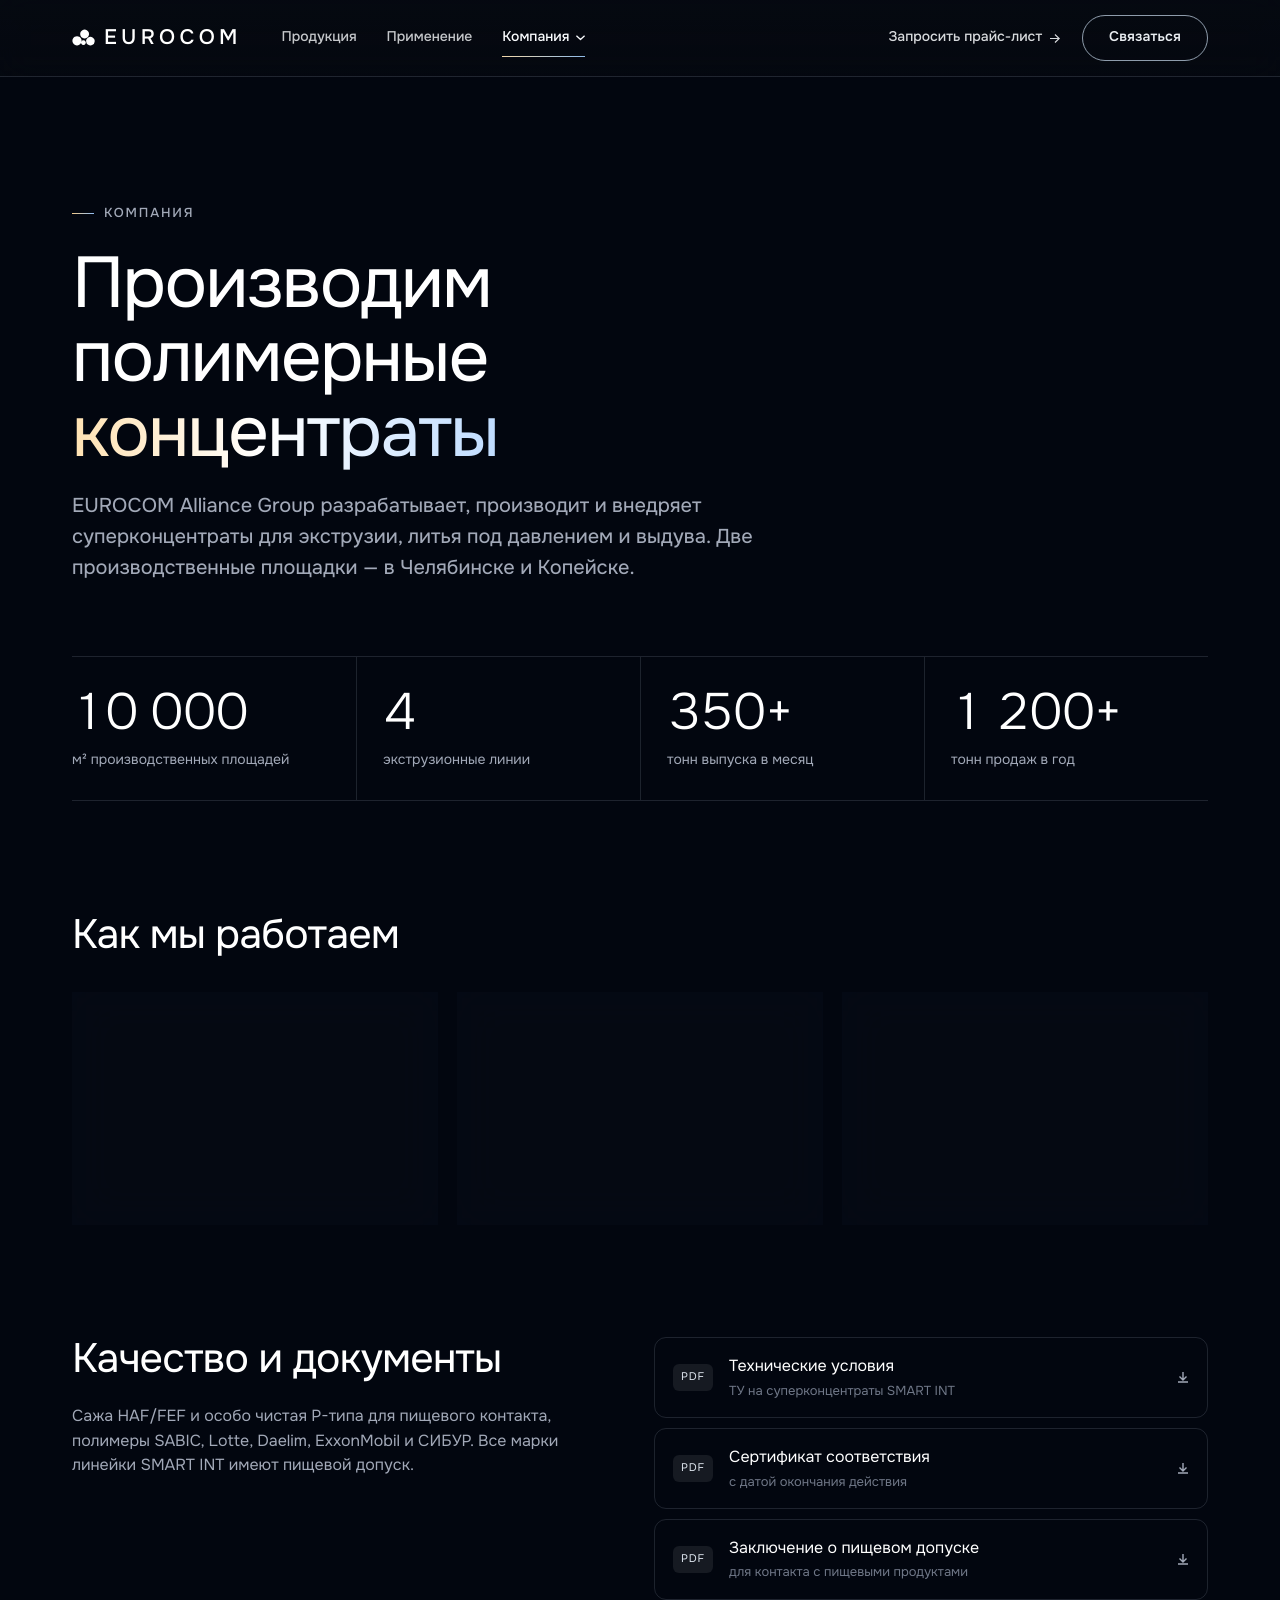
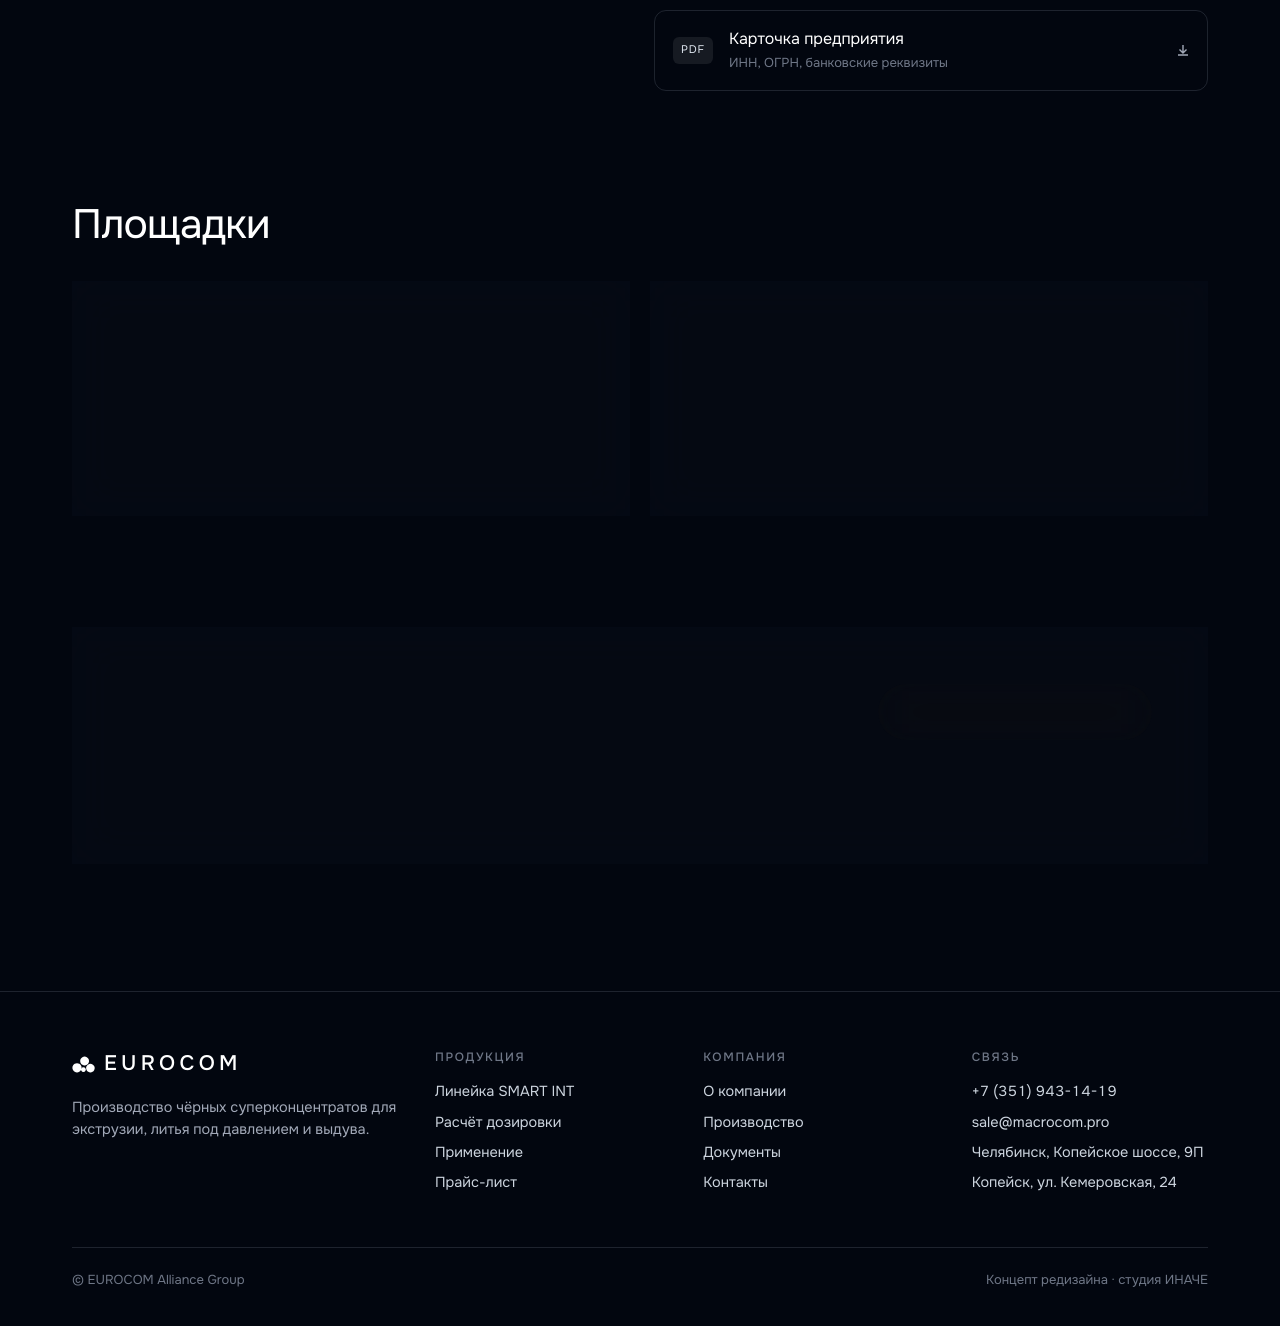
<file: company.html>
<!doctype html>
<html lang="ru">
<head>
<meta charset="utf-8">
<meta name="viewport" content="width=device-width, initial-scale=1, viewport-fit=cover">
<title>Компания — EUROCOM (концепт)</title>
<meta name="description" content="EUROCOM Alliance Group — производство чёрных суперконцентратов в Челябинске и Копейске: 10 000 м², 4 экструзионные линии, 350 т в месяц.">
<meta name="robots" content="noindex">
<link rel="preconnect" href="https://fonts.googleapis.com">
<link rel="preconnect" href="https://fonts.gstatic.com" crossorigin>
<link href="https://fonts.googleapis.com/css2?family=Onest:wght@100..900&display=block" rel="stylesheet">
<link rel="stylesheet" href="assets/site.css">
</head>
<body>
<div class="sky" aria-hidden="true"><svg viewBox="0 0 1440 900" preserveAspectRatio="xMidYMid slice"><defs><linearGradient id="sg" x1="0" x2="1"><stop offset="0" stop-color="#ffe2b2" stop-opacity=".22"/><stop offset=".5" stop-color="#ffffff" stop-opacity=".05"/><stop offset="1" stop-color="#96c4f4" stop-opacity=".22"/></linearGradient></defs><g fill="none" stroke="url(#sg)" stroke-width="1"><path d="M-80 0 C 420 260, 1020 640, 1520 900"/><path d="M-66 0 C 426 264, 1014 636, 1506 900"/><path d="M-52 0 C 432 268, 1008 632, 1492 900"/><path d="M-38 0 C 438 272, 1002 628, 1478 900"/><path d="M-24 0 C 444 276, 996 624, 1464 900"/><path d="M-10 0 C 450 280, 990 620, 1450 900"/><path d="M4 0 C 456 284, 984 616, 1436 900"/><path d="M18 0 C 462 288, 978 612, 1422 900"/><path d="M32 0 C 468 292, 972 608, 1408 900"/></g></svg></div>

<header class="site-header">
  <div class="wrap hbar">
    <a class="brand" href="index.html" aria-label="EUROCOM — на главную"><svg viewBox="0 0 23 17" aria-hidden="true"><path d="M5 7.2 a4.6 4.6 0 1 0 0.01 0 Z"/><path d="M12.6 0.6 a4.4 4.4 0 1 0 0.01 0 Z"/><path d="M18.4 7.8 a4.3 4.3 0 1 0 0.01 0 Z"/><path d="M11.4 11.2 a2.4 2.4 0 1 0 0.01 0 Z"/></svg><span>EUROCOM</span></a>
    <nav class="menu" aria-label="Основное меню">
      <a href="products.html">Продукция</a>
      <a href="applications.html">Применение</a>
      <div class="drop">
        <a href="company.html" aria-current="page">Компания <svg class="caret" viewBox="0 0 9 6" aria-hidden="true"><path d="M0.7 1.1 L4.5 4.6 L8.3 1.1"/></svg></a>
        <div class="drop-list">
          <a href="company.html#about">О компании</a>
          <a href="company.html#production">Производство</a>
          <a href="company.html#quality">Качество и документы</a>
          <a href="company.html#sites">Площадки</a>
        </div>
      </div>
    </nav>
    <input class="navtoggle" type="checkbox" id="nav-open" aria-label="Открыть меню">
    <label class="scrim" for="nav-open" aria-hidden="true"></label>
    <div class="hright">
      <a class="login" href="price.html">Запросить прайс-лист <svg class="navarrow" viewBox="0 0 10 9" aria-hidden="true"><path d="M0 4.5 H9.1 M5.4 0.9 L9.2 4.5 L5.4 8.1"/></svg></a>
      <a class="pill" href="contacts.html">Связаться</a>
      <label class="burger" for="nav-open" aria-label="Меню"><svg viewBox="0 0 22 14"><path class="b1" d="M1 1 H21"/><path class="b2" d="M1 7 H21"/><path class="b3" d="M1 13 H21"/></svg></label>
    </div>
    <nav class="mpanel" aria-label="Мобильное меню">
      <a href="products.html">Продукция</a>
      <a href="applications.html">Применение</a>
      <a href="company.html" aria-current="page">Компания</a>
      <a class="sub-link" href="company.html#production">Производство</a>
      <a class="sub-link" href="company.html#quality">Качество и документы</a>
      <a href="price.html">Запросить прайс-лист</a>
      <a class="pill" href="contacts.html">Связаться</a>
    </nav>
  </div>
</header>
<main>
<section class="page-hero" id="about">
  <div class="wrap">
    <span class="eyebrow">Компания</span>
    <h1>Производим полимерные <span class="grad">концентраты</span></h1>
    <p class="lead">EUROCOM Alliance Group разрабатывает, производит и внедряет суперконцентраты для экструзии, литья под давлением и выдува. Две производственные площадки — в Челябинске и Копейске.</p>
  </div>
</section>

<section class="block" id="production" style="padding-top:0">
  <div class="wrap">
    <div class="facts reveal">
      <div><b class="num">10 000</b><span>м² производственных площадей</span></div>
      <div><b class="num">4</b><span>экструзионные линии</span></div>
      <div><b class="num">350+</b><span>тонн выпуска в месяц</span></div>
      <div><b class="num">1 200+</b><span>тонн продаж в год</span></div>
    </div>
  </div>
</section>

<section class="block reveal">
  <div class="wrap">
    <div class="shead"><h2>Как мы работаем</h2></div>
    <div class="values">
      <div class="card glass"><span class="n">01</span><h3>Подбор под процесс</h3><p>Технолог предлагает марку и дозировку под ваше оборудование и требования к изделию.</p></div>
      <div class="card glass"><span class="n">02</span><h3>Стабильные партии</h3><p>Отбор сырья у крупных производителей полимеров и контроль каждой партии.</p></div>
      <div class="card glass"><span class="n">03</span><h3>Документы сразу</h3><p>Паспорт качества с каждой поставкой, ТУ и сертификаты — по первому запросу.</p></div>
    </div>
  </div>
</section>

<section class="block reveal" id="quality">
  <div class="wrap split">
    <div>
      <div class="shead" style="margin-bottom:22px"><h2>Качество и документы</h2></div>
      <p style="color:var(--sub);max-width:46ch">Сажа HAF/FEF и особо чистая P-типа для пищевого контакта, полимеры SABIC, Lotte, Daelim, ExxonMobil и СИБУР. Все марки линейки SMART INT имеют пищевой допуск.</p>
    </div>
    <div class="docs"><a class="doc" href="#" data-demo="В демо документы не загружены"><span class="ext">PDF</span><div>Технические условия<small>ТУ на суперконцентраты SMART INT</small></div><svg viewBox="0 0 12 12" aria-hidden="true"><path d="M6 1v8M2.5 5.5 6 9l3.5-3.5M1 11h10"/></svg></a><a class="doc" href="#" data-demo="В демо документы не загружены"><span class="ext">PDF</span><div>Сертификат соответствия<small>с датой окончания действия</small></div><svg viewBox="0 0 12 12" aria-hidden="true"><path d="M6 1v8M2.5 5.5 6 9l3.5-3.5M1 11h10"/></svg></a><a class="doc" href="#" data-demo="В демо документы не загружены"><span class="ext">PDF</span><div>Заключение о пищевом допуске<small>для контакта с пищевыми продуктами</small></div><svg viewBox="0 0 12 12" aria-hidden="true"><path d="M6 1v8M2.5 5.5 6 9l3.5-3.5M1 11h10"/></svg></a><a class="doc" href="#" data-demo="В демо документы не загружены"><span class="ext">PDF</span><div>Карточка предприятия<small>ИНН, ОГРН, банковские реквизиты</small></div><svg viewBox="0 0 12 12" aria-hidden="true"><path d="M6 1v8M2.5 5.5 6 9l3.5-3.5M1 11h10"/></svg></a></div>
  </div>
</section>

<section class="block reveal" id="sites">
  <div class="wrap">
    <div class="shead"><h2>Площадки</h2></div>
    <div class="sites">
      <div class="site-card glass"><span class="k">Площадка № 1</span><h3>Челябинск</h3><p style="color:var(--sub)">Копейское шоссе, 9П</p>
        <a class="btn-line" href="https://yandex.ru/maps/?text=%D0%A7%D0%B5%D0%BB%D1%8F%D0%B1%D0%B8%D0%BD%D1%81%D0%BA%2C%20%D0%9A%D0%BE%D0%BF%D0%B5%D0%B9%D1%81%D0%BA%D0%BE%D0%B5%20%D1%88%D0%BE%D1%81%D1%81%D0%B5%2C%209%D0%9F" target="_blank" rel="noopener">Открыть на карте <svg viewBox="0 0 10 9" aria-hidden="true"><path d="M0 4.5 H9.1 M5.4 0.9 L9.2 4.5 L5.4 8.1"/></svg></a></div>
      <div class="site-card glass"><span class="k">Площадка № 2</span><h3>Копейск</h3><p style="color:var(--sub)">ул. Кемеровская, 24</p>
        <a class="btn-line" href="https://yandex.ru/maps/?text=%D0%9A%D0%BE%D0%BF%D0%B5%D0%B9%D1%81%D0%BA%2C%20%D1%83%D0%BB%D0%B8%D1%86%D0%B0%20%D0%9A%D0%B5%D0%BC%D0%B5%D1%80%D0%BE%D0%B2%D1%81%D0%BA%D0%B0%D1%8F%2C%2024" target="_blank" rel="noopener">Открыть на карте <svg viewBox="0 0 10 9" aria-hidden="true"><path d="M0 4.5 H9.1 M5.4 0.9 L9.2 4.5 L5.4 8.1"/></svg></a></div>
    </div>
  </div>
</section>

<section class="block reveal">
  <div class="wrap">
    <div class="cta-band glass">
      <div>
        <h2>Нужна цена на партию?</h2>
        <p>Отметьте марки и объём — пришлём прайс, условия доставки и технические паспорта.</p>
      </div>
      <div class="acts">
        <a class="btn-glass" href="price.html">Запросить прайс-лист <svg viewBox="0 0 16 11" aria-hidden="true"><path d="M0 5.5 H14.6 M10.3 1.2 L14.9 5.5 L10.3 9.8"/></svg></a>
        <a class="btn-line" href="tel:+73519431419">+7 (351) 943-14-19</a>
      </div>
    </div>
  </div>
</section>
</main>

<footer class="site-footer">
  <div class="wrap">
    <div class="fgrid">
      <div>
        <a class="brand" href="index.html" style="margin-bottom:16px"><svg viewBox="0 0 23 17" aria-hidden="true"><path d="M5 7.2 a4.6 4.6 0 1 0 0.01 0 Z"/><path d="M12.6 0.6 a4.4 4.4 0 1 0 0.01 0 Z"/><path d="M18.4 7.8 a4.3 4.3 0 1 0 0.01 0 Z"/><path d="M11.4 11.2 a2.4 2.4 0 1 0 0.01 0 Z"/></svg><span>EUROCOM</span></a>
        <p class="note">Производство чёрных суперконцентратов для экструзии, литья под давлением и выдува.</p>
      </div>
      <div>
        <h4>Продукция</h4>
        <a href="products.html">Линейка SMART INT</a>
        <a href="products.html#calc">Расчёт дозировки</a>
        <a href="applications.html">Применение</a>
        <a href="price.html">Прайс-лист</a>
      </div>
      <div>
        <h4>Компания</h4>
        <a href="company.html#about">О компании</a>
        <a href="company.html#production">Производство</a>
        <a href="company.html#quality">Документы</a>
        <a href="contacts.html">Контакты</a>
      </div>
      <div>
        <h4>Связь</h4>
        <a class="num" href="tel:+73519431419">+7 (351) 943-14-19</a>
        <a href="mailto:sale@macrocom.pro">sale@macrocom.pro</a>
        <p>Челябинск, Копейское шоссе, 9П</p>
        <p>Копейск, ул. Кемеровская, 24</p>
      </div>
    </div>
    <div class="fbottom"><span>© EUROCOM Alliance Group</span><span>Концепт редизайна · студия ИНАЧЕ</span></div>
  </div>
</footer>
<script src="assets/site.js"></script>
</body>
</html>
</file>
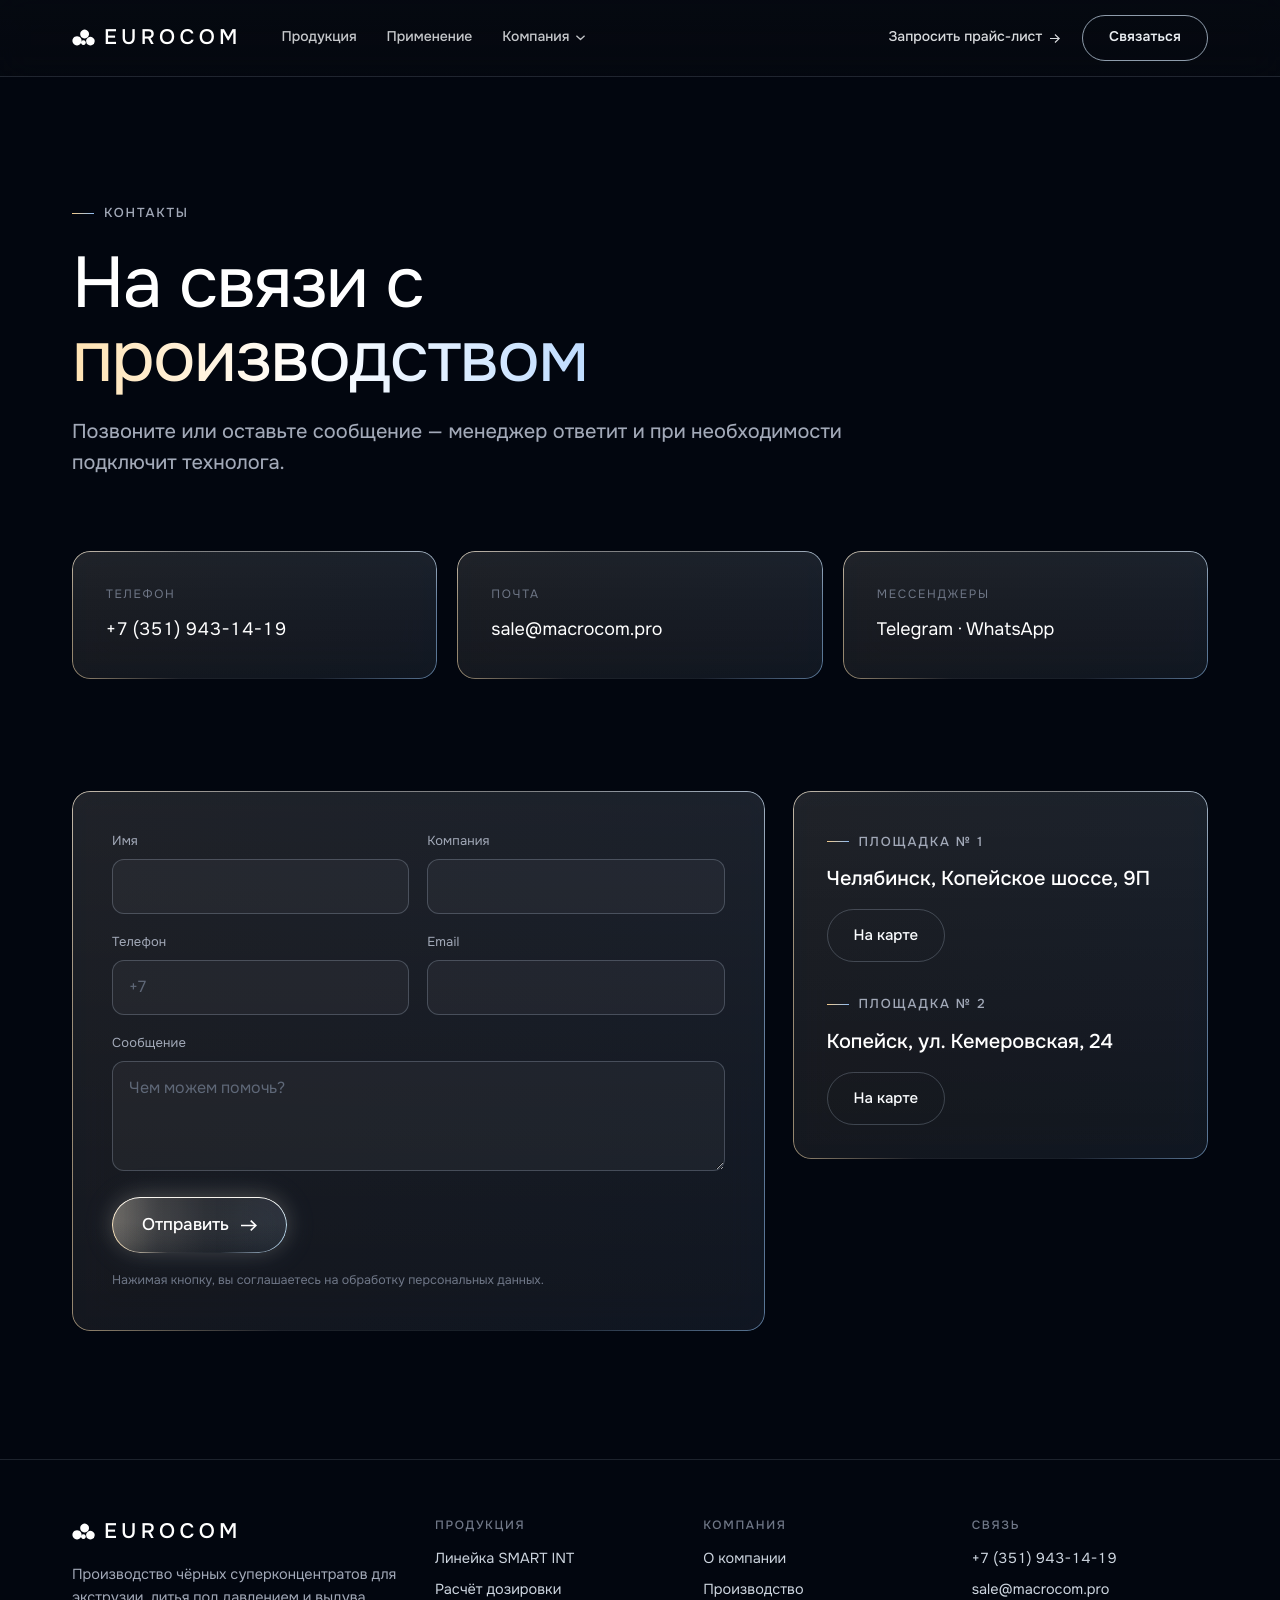
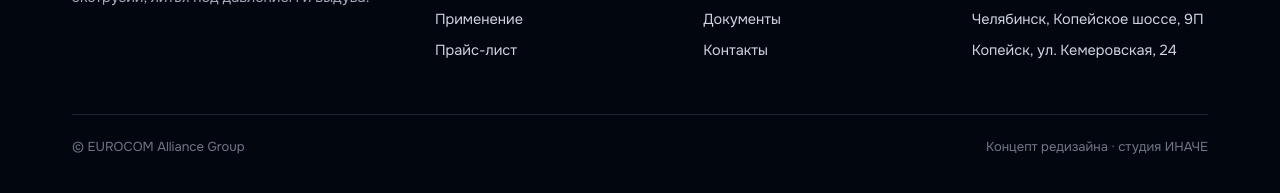
<file: contacts.html>
<!doctype html>
<html lang="ru">
<head>
<meta charset="utf-8">
<meta name="viewport" content="width=device-width, initial-scale=1, viewport-fit=cover">
<title>Связаться — EUROCOM (концепт)</title>
<meta name="description" content="Контакты EUROCOM: телефон, почта, производственные площадки в Челябинске и Копейске.">
<meta name="robots" content="noindex">
<link rel="preconnect" href="https://fonts.googleapis.com">
<link rel="preconnect" href="https://fonts.gstatic.com" crossorigin>
<link href="https://fonts.googleapis.com/css2?family=Onest:wght@100..900&display=block" rel="stylesheet">
<link rel="stylesheet" href="assets/site.css">
</head>
<body>
<div class="sky" aria-hidden="true"><svg viewBox="0 0 1440 900" preserveAspectRatio="xMidYMid slice"><defs><linearGradient id="sg" x1="0" x2="1"><stop offset="0" stop-color="#ffe2b2" stop-opacity=".22"/><stop offset=".5" stop-color="#ffffff" stop-opacity=".05"/><stop offset="1" stop-color="#96c4f4" stop-opacity=".22"/></linearGradient></defs><g fill="none" stroke="url(#sg)" stroke-width="1"><path d="M-80 0 C 420 260, 1020 640, 1520 900"/><path d="M-66 0 C 426 264, 1014 636, 1506 900"/><path d="M-52 0 C 432 268, 1008 632, 1492 900"/><path d="M-38 0 C 438 272, 1002 628, 1478 900"/><path d="M-24 0 C 444 276, 996 624, 1464 900"/><path d="M-10 0 C 450 280, 990 620, 1450 900"/><path d="M4 0 C 456 284, 984 616, 1436 900"/><path d="M18 0 C 462 288, 978 612, 1422 900"/><path d="M32 0 C 468 292, 972 608, 1408 900"/></g></svg></div>

<header class="site-header">
  <div class="wrap hbar">
    <a class="brand" href="index.html" aria-label="EUROCOM — на главную"><svg viewBox="0 0 23 17" aria-hidden="true"><path d="M5 7.2 a4.6 4.6 0 1 0 0.01 0 Z"/><path d="M12.6 0.6 a4.4 4.4 0 1 0 0.01 0 Z"/><path d="M18.4 7.8 a4.3 4.3 0 1 0 0.01 0 Z"/><path d="M11.4 11.2 a2.4 2.4 0 1 0 0.01 0 Z"/></svg><span>EUROCOM</span></a>
    <nav class="menu" aria-label="Основное меню">
      <a href="products.html">Продукция</a>
      <a href="applications.html">Применение</a>
      <div class="drop">
        <a href="company.html">Компания <svg class="caret" viewBox="0 0 9 6" aria-hidden="true"><path d="M0.7 1.1 L4.5 4.6 L8.3 1.1"/></svg></a>
        <div class="drop-list">
          <a href="company.html#about">О компании</a>
          <a href="company.html#production">Производство</a>
          <a href="company.html#quality">Качество и документы</a>
          <a href="company.html#sites">Площадки</a>
        </div>
      </div>
    </nav>
    <input class="navtoggle" type="checkbox" id="nav-open" aria-label="Открыть меню">
    <label class="scrim" for="nav-open" aria-hidden="true"></label>
    <div class="hright">
      <a class="login" href="price.html">Запросить прайс-лист <svg class="navarrow" viewBox="0 0 10 9" aria-hidden="true"><path d="M0 4.5 H9.1 M5.4 0.9 L9.2 4.5 L5.4 8.1"/></svg></a>
      <a class="pill" href="contacts.html" aria-current="page">Связаться</a>
      <label class="burger" for="nav-open" aria-label="Меню"><svg viewBox="0 0 22 14"><path class="b1" d="M1 1 H21"/><path class="b2" d="M1 7 H21"/><path class="b3" d="M1 13 H21"/></svg></label>
    </div>
    <nav class="mpanel" aria-label="Мобильное меню">
      <a href="products.html">Продукция</a>
      <a href="applications.html">Применение</a>
      <a href="company.html">Компания</a>
      <a class="sub-link" href="company.html#production">Производство</a>
      <a class="sub-link" href="company.html#quality">Качество и документы</a>
      <a href="price.html">Запросить прайс-лист</a>
      <a class="pill" href="contacts.html">Связаться</a>
    </nav>
  </div>
</header>
<main>
<section class="page-hero">
  <div class="wrap">
    <span class="eyebrow">Контакты</span>
    <h1>На связи с <span class="grad">производством</span></h1>
    <p class="lead">Позвоните или оставьте сообщение — менеджер ответит и при необходимости подключит технолога.</p>
  </div>
</section>

<section class="block" style="padding-top:0">
  <div class="wrap">
    <div class="contact-row">
      <div class="card glass"><span class="k">Телефон</span><a class="num" href="tel:+73519431419">+7 (351) 943-14-19</a></div>
      <div class="card glass"><span class="k">Почта</span><a href="mailto:sale@macrocom.pro">sale@macrocom.pro</a></div>
      <div class="card glass"><span class="k">Мессенджеры</span><a href="#" data-demo="В демо мессенджеры не подключены">Telegram · WhatsApp</a></div>
    </div>
  </div>
</section>

<section class="block reveal">
  <div class="wrap form-layout">
    <form class="form form-card glass" data-demo-form="Демо: сообщение принято. В рабочей версии менеджер перезвонит." novalidate>
      <div class="field"><label for="cName">Имя</label><input id="cName" required autocomplete="name"></div>
      <div class="field"><label for="cCo">Компания</label><input id="cCo" autocomplete="organization"></div>
      <div class="field"><label for="cPhone">Телефон</label><input id="cPhone" type="tel" required autocomplete="tel" placeholder="+7"></div>
      <div class="field"><label for="cMail">Email</label><input id="cMail" type="email" autocomplete="email"></div>
      <div class="field full"><label for="cMsg">Сообщение</label><textarea id="cMsg" required placeholder="Чем можем помочь?"></textarea></div>
      <div class="full"><button class="btn-glass" type="submit">Отправить <svg viewBox="0 0 16 11" aria-hidden="true"><path d="M0 5.5 H14.6 M10.3 1.2 L14.9 5.5 L10.3 9.8"/></svg></button></div>
      <p class="full agree">Нажимая кнопку, вы соглашаетесь на обработку персональных данных.</p>
    </form>
    <aside class="aside glass">
      <div><span class="eyebrow">Площадка № 1</span><h3 style="margin-top:12px">Челябинск, Копейское шоссе, 9П</h3>
        <a class="btn-line" style="margin-top:14px" href="https://yandex.ru/maps/?text=%D0%A7%D0%B5%D0%BB%D1%8F%D0%B1%D0%B8%D0%BD%D1%81%D0%BA%2C%20%D0%9A%D0%BE%D0%BF%D0%B5%D0%B9%D1%81%D0%BA%D0%BE%D0%B5%20%D1%88%D0%BE%D1%81%D1%81%D0%B5%2C%209%D0%9F" target="_blank" rel="noopener">На карте</a></div>
      <div><span class="eyebrow">Площадка № 2</span><h3 style="margin-top:12px">Копейск, ул. Кемеровская, 24</h3>
        <a class="btn-line" style="margin-top:14px" href="https://yandex.ru/maps/?text=%D0%9A%D0%BE%D0%BF%D0%B5%D0%B9%D1%81%D0%BA%2C%20%D1%83%D0%BB%D0%B8%D1%86%D0%B0%20%D0%9A%D0%B5%D0%BC%D0%B5%D1%80%D0%BE%D0%B2%D1%81%D0%BA%D0%B0%D1%8F%2C%2024" target="_blank" rel="noopener">На карте</a></div>
    </aside>
  </div>
</section>
</main>

<footer class="site-footer">
  <div class="wrap">
    <div class="fgrid">
      <div>
        <a class="brand" href="index.html" style="margin-bottom:16px"><svg viewBox="0 0 23 17" aria-hidden="true"><path d="M5 7.2 a4.6 4.6 0 1 0 0.01 0 Z"/><path d="M12.6 0.6 a4.4 4.4 0 1 0 0.01 0 Z"/><path d="M18.4 7.8 a4.3 4.3 0 1 0 0.01 0 Z"/><path d="M11.4 11.2 a2.4 2.4 0 1 0 0.01 0 Z"/></svg><span>EUROCOM</span></a>
        <p class="note">Производство чёрных суперконцентратов для экструзии, литья под давлением и выдува.</p>
      </div>
      <div>
        <h4>Продукция</h4>
        <a href="products.html">Линейка SMART INT</a>
        <a href="products.html#calc">Расчёт дозировки</a>
        <a href="applications.html">Применение</a>
        <a href="price.html">Прайс-лист</a>
      </div>
      <div>
        <h4>Компания</h4>
        <a href="company.html#about">О компании</a>
        <a href="company.html#production">Производство</a>
        <a href="company.html#quality">Документы</a>
        <a href="contacts.html">Контакты</a>
      </div>
      <div>
        <h4>Связь</h4>
        <a class="num" href="tel:+73519431419">+7 (351) 943-14-19</a>
        <a href="mailto:sale@macrocom.pro">sale@macrocom.pro</a>
        <p>Челябинск, Копейское шоссе, 9П</p>
        <p>Копейск, ул. Кемеровская, 24</p>
      </div>
    </div>
    <div class="fbottom"><span>© EUROCOM Alliance Group</span><span>Концепт редизайна · студия ИНАЧЕ</span></div>
  </div>
</footer>
<script src="assets/site.js"></script>
</body>
</html>
</file>
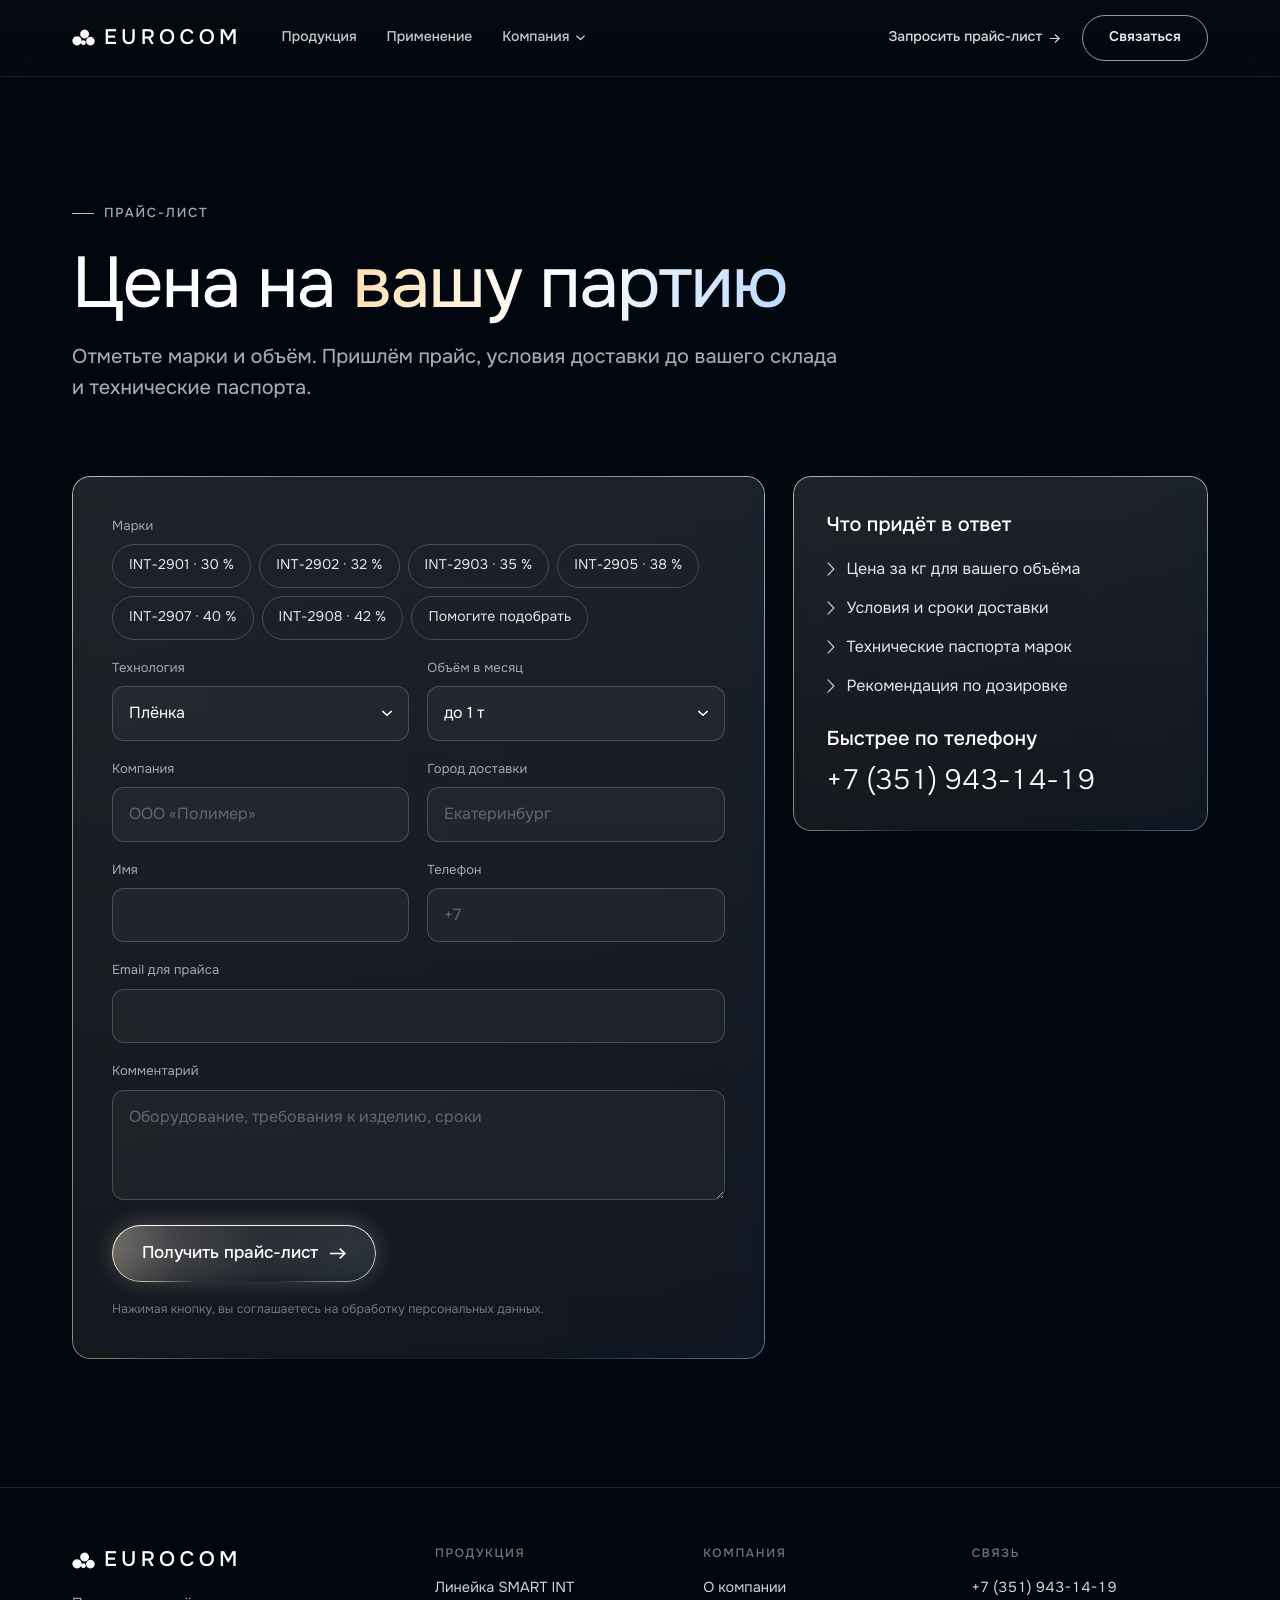
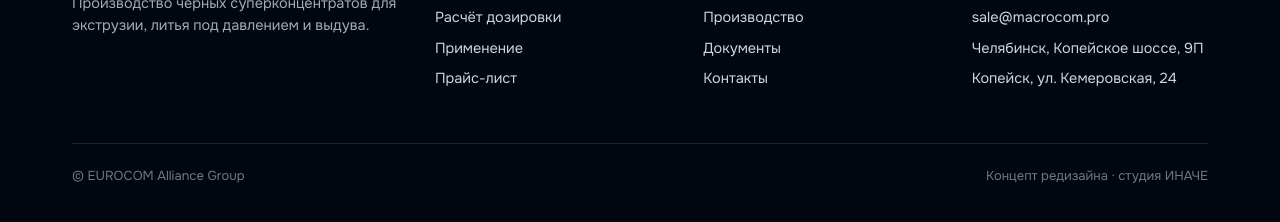
<file: price.html>
<!doctype html>
<html lang="ru">
<head>
<meta charset="utf-8">
<meta name="viewport" content="width=device-width, initial-scale=1, viewport-fit=cover">
<title>Прайс-лист — EUROCOM (концепт)</title>
<meta name="description" content="Запросите прайс-лист на чёрные суперконцентраты SMART INT: цена на партию, условия доставки и технические паспорта.">
<meta name="robots" content="noindex">
<link rel="preconnect" href="https://fonts.googleapis.com">
<link rel="preconnect" href="https://fonts.gstatic.com" crossorigin>
<link href="https://fonts.googleapis.com/css2?family=Onest:wght@100..900&display=block" rel="stylesheet">
<link rel="stylesheet" href="assets/site.css">
</head>
<body>
<div class="sky" aria-hidden="true"><svg viewBox="0 0 1440 900" preserveAspectRatio="xMidYMid slice"><defs><linearGradient id="sg" x1="0" x2="1"><stop offset="0" stop-color="#ffe2b2" stop-opacity=".22"/><stop offset=".5" stop-color="#ffffff" stop-opacity=".05"/><stop offset="1" stop-color="#96c4f4" stop-opacity=".22"/></linearGradient></defs><g fill="none" stroke="url(#sg)" stroke-width="1"><path d="M-80 0 C 420 260, 1020 640, 1520 900"/><path d="M-66 0 C 426 264, 1014 636, 1506 900"/><path d="M-52 0 C 432 268, 1008 632, 1492 900"/><path d="M-38 0 C 438 272, 1002 628, 1478 900"/><path d="M-24 0 C 444 276, 996 624, 1464 900"/><path d="M-10 0 C 450 280, 990 620, 1450 900"/><path d="M4 0 C 456 284, 984 616, 1436 900"/><path d="M18 0 C 462 288, 978 612, 1422 900"/><path d="M32 0 C 468 292, 972 608, 1408 900"/></g></svg></div>

<header class="site-header">
  <div class="wrap hbar">
    <a class="brand" href="index.html" aria-label="EUROCOM — на главную"><svg viewBox="0 0 23 17" aria-hidden="true"><path d="M5 7.2 a4.6 4.6 0 1 0 0.01 0 Z"/><path d="M12.6 0.6 a4.4 4.4 0 1 0 0.01 0 Z"/><path d="M18.4 7.8 a4.3 4.3 0 1 0 0.01 0 Z"/><path d="M11.4 11.2 a2.4 2.4 0 1 0 0.01 0 Z"/></svg><span>EUROCOM</span></a>
    <nav class="menu" aria-label="Основное меню">
      <a href="products.html">Продукция</a>
      <a href="applications.html">Применение</a>
      <div class="drop">
        <a href="company.html">Компания <svg class="caret" viewBox="0 0 9 6" aria-hidden="true"><path d="M0.7 1.1 L4.5 4.6 L8.3 1.1"/></svg></a>
        <div class="drop-list">
          <a href="company.html#about">О компании</a>
          <a href="company.html#production">Производство</a>
          <a href="company.html#quality">Качество и документы</a>
          <a href="company.html#sites">Площадки</a>
        </div>
      </div>
    </nav>
    <input class="navtoggle" type="checkbox" id="nav-open" aria-label="Открыть меню">
    <label class="scrim" for="nav-open" aria-hidden="true"></label>
    <div class="hright">
      <a class="login" href="price.html" aria-current="page">Запросить прайс-лист <svg class="navarrow" viewBox="0 0 10 9" aria-hidden="true"><path d="M0 4.5 H9.1 M5.4 0.9 L9.2 4.5 L5.4 8.1"/></svg></a>
      <a class="pill" href="contacts.html">Связаться</a>
      <label class="burger" for="nav-open" aria-label="Меню"><svg viewBox="0 0 22 14"><path class="b1" d="M1 1 H21"/><path class="b2" d="M1 7 H21"/><path class="b3" d="M1 13 H21"/></svg></label>
    </div>
    <nav class="mpanel" aria-label="Мобильное меню">
      <a href="products.html">Продукция</a>
      <a href="applications.html">Применение</a>
      <a href="company.html">Компания</a>
      <a class="sub-link" href="company.html#production">Производство</a>
      <a class="sub-link" href="company.html#quality">Качество и документы</a>
      <a href="price.html" aria-current="page">Запросить прайс-лист</a>
      <a class="pill" href="contacts.html">Связаться</a>
    </nav>
  </div>
</header>
<main>
<section class="page-hero">
  <div class="wrap">
    <span class="eyebrow">Прайс-лист</span>
    <h1>Цена на <span class="grad">вашу партию</span></h1>
    <p class="lead">Отметьте марки и объём. Пришлём прайс, условия доставки до вашего склада и технические паспорта.</p>
  </div>
</section>

<section class="block" style="padding-top:0">
  <div class="wrap form-layout">
    <form class="form form-card glass" data-demo-form="Демо: запрос принят. В рабочей версии прайс придёт на почту в течение рабочего дня." novalidate>
      <div class="field full"><span class="lbl">Марки</span><div class="checks" id="priceGrades"><label><input type="checkbox" name="grade" value="2901"><span>INT-2901 · 30 %</span></label><label><input type="checkbox" name="grade" value="2902"><span>INT-2902 · 32 %</span></label><label><input type="checkbox" name="grade" value="2903"><span>INT-2903 · 35 %</span></label><label><input type="checkbox" name="grade" value="2905"><span>INT-2905 · 38 %</span></label><label><input type="checkbox" name="grade" value="2907"><span>INT-2907 · 40 %</span></label><label><input type="checkbox" name="grade" value="2908"><span>INT-2908 · 42 %</span></label><label><input type="checkbox" name="grade" value="help"><span>Помогите подобрать</span></label></div></div>
      <div class="field"><label for="pProc">Технология</label>
        <select id="pProc"><option>Плёнка</option><option>Трубы и кабель</option><option>Выдув</option><option>Литьё под давлением</option><option>Другое</option></select></div>
      <div class="field"><label for="pVol">Объём в месяц</label>
        <select id="pVol"><option>до 1 т</option><option>1–5 т</option><option>5–20 т</option><option>более 20 т</option></select></div>
      <div class="field"><label for="pCo">Компания</label><input id="pCo" required autocomplete="organization" placeholder="ООО «Полимер»"></div>
      <div class="field"><label for="pCity">Город доставки</label><input id="pCity" autocomplete="address-level2" placeholder="Екатеринбург"></div>
      <div class="field"><label for="pName">Имя</label><input id="pName" required autocomplete="name"></div>
      <div class="field"><label for="pPhone">Телефон</label><input id="pPhone" type="tel" required autocomplete="tel" placeholder="+7"></div>
      <div class="field full"><label for="pMail">Email для прайса</label><input id="pMail" type="email" required autocomplete="email"></div>
      <div class="field full"><label for="pMsg">Комментарий</label><textarea id="pMsg" placeholder="Оборудование, требования к изделию, сроки"></textarea></div>
      <div class="full"><button class="btn-glass" type="submit">Получить прайс-лист <svg viewBox="0 0 16 11" aria-hidden="true"><path d="M0 5.5 H14.6 M10.3 1.2 L14.9 5.5 L10.3 9.8"/></svg></button></div>
      <p class="full agree">Нажимая кнопку, вы соглашаетесь на обработку персональных данных.</p>
    </form>
    <aside class="aside glass">
      <div>
        <h3>Что придёт в ответ</h3>
        <ul class="chev-list" style="margin-top:16px"><li><svg viewBox="0 0 11 20" aria-hidden="true"><path d="M1.15 1.15 L9.6 10 L1.15 18.85"/></svg><span>Цена за кг для вашего объёма</span></li><li><svg viewBox="0 0 11 20" aria-hidden="true"><path d="M1.15 1.15 L9.6 10 L1.15 18.85"/></svg><span>Условия и сроки доставки</span></li><li><svg viewBox="0 0 11 20" aria-hidden="true"><path d="M1.15 1.15 L9.6 10 L1.15 18.85"/></svg><span>Технические паспорта марок</span></li><li><svg viewBox="0 0 11 20" aria-hidden="true"><path d="M1.15 1.15 L9.6 10 L1.15 18.85"/></svg><span>Рекомендация по дозировке</span></li></ul>
      </div>
      <div>
        <h3 style="margin-bottom:10px">Быстрее по телефону</h3>
        <a class="contact-big num" href="tel:+73519431419" style="font-size:28px">+7 (351) 943-14-19</a>
      </div>
    </aside>
  </div>
</section>
</main>

<footer class="site-footer">
  <div class="wrap">
    <div class="fgrid">
      <div>
        <a class="brand" href="index.html" style="margin-bottom:16px"><svg viewBox="0 0 23 17" aria-hidden="true"><path d="M5 7.2 a4.6 4.6 0 1 0 0.01 0 Z"/><path d="M12.6 0.6 a4.4 4.4 0 1 0 0.01 0 Z"/><path d="M18.4 7.8 a4.3 4.3 0 1 0 0.01 0 Z"/><path d="M11.4 11.2 a2.4 2.4 0 1 0 0.01 0 Z"/></svg><span>EUROCOM</span></a>
        <p class="note">Производство чёрных суперконцентратов для экструзии, литья под давлением и выдува.</p>
      </div>
      <div>
        <h4>Продукция</h4>
        <a href="products.html">Линейка SMART INT</a>
        <a href="products.html#calc">Расчёт дозировки</a>
        <a href="applications.html">Применение</a>
        <a href="price.html">Прайс-лист</a>
      </div>
      <div>
        <h4>Компания</h4>
        <a href="company.html#about">О компании</a>
        <a href="company.html#production">Производство</a>
        <a href="company.html#quality">Документы</a>
        <a href="contacts.html">Контакты</a>
      </div>
      <div>
        <h4>Связь</h4>
        <a class="num" href="tel:+73519431419">+7 (351) 943-14-19</a>
        <a href="mailto:sale@macrocom.pro">sale@macrocom.pro</a>
        <p>Челябинск, Копейское шоссе, 9П</p>
        <p>Копейск, ул. Кемеровская, 24</p>
      </div>
    </div>
    <div class="fbottom"><span>© EUROCOM Alliance Group</span><span>Концепт редизайна · студия ИНАЧЕ</span></div>
  </div>
</footer>
<script src="assets/site.js"></script>
</body>
</html>
</file>
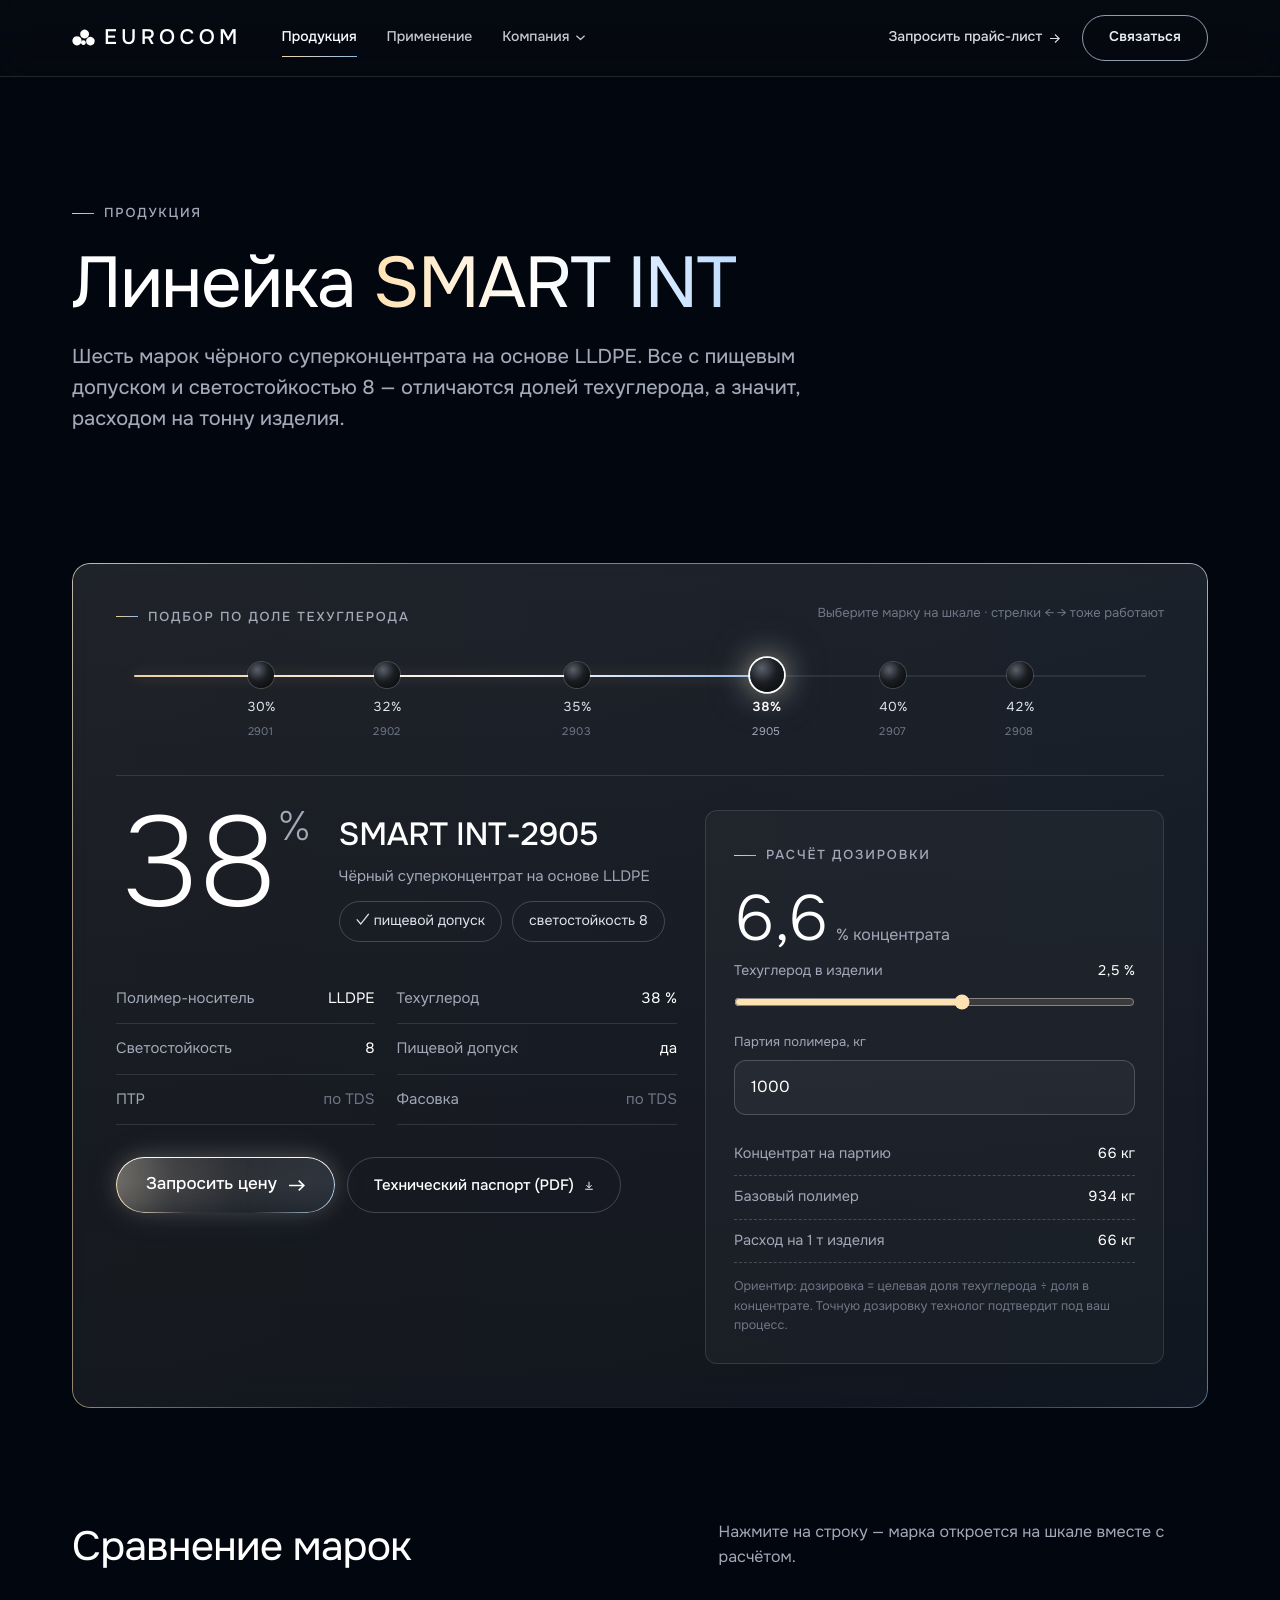
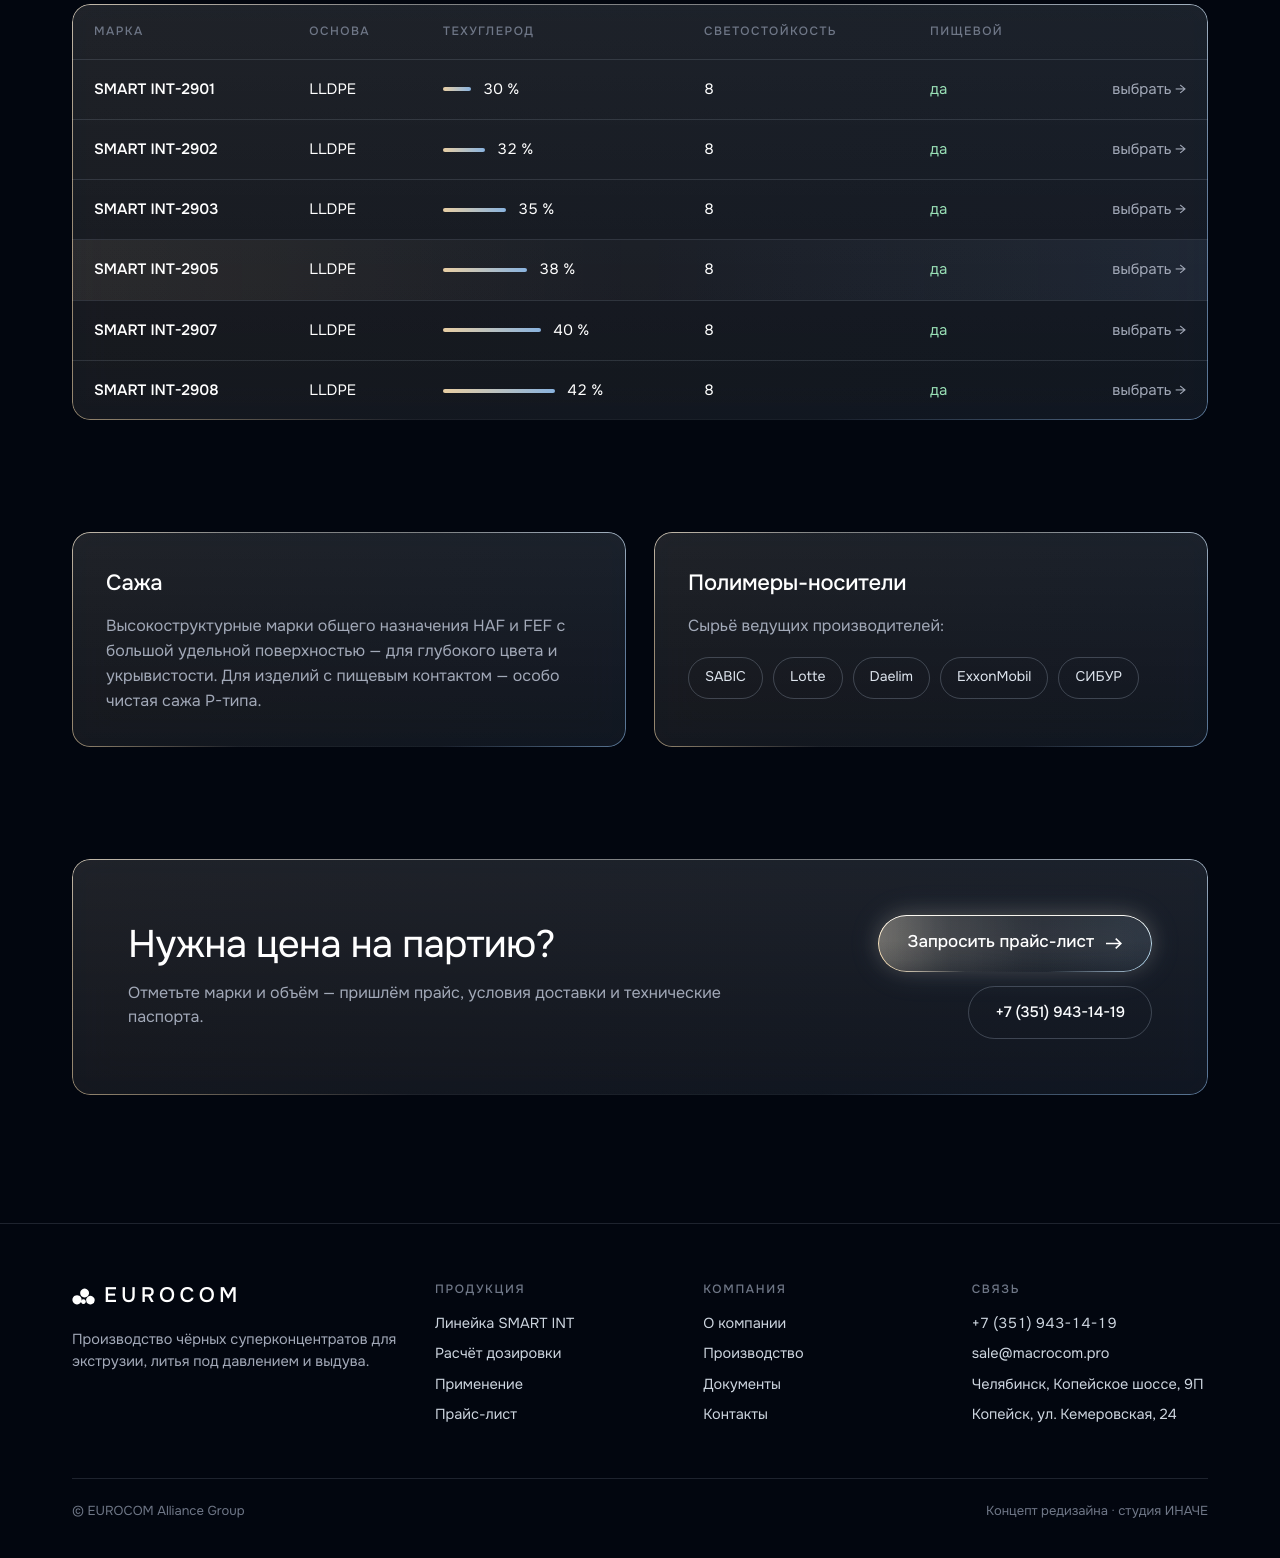
<file: products.html>
<!doctype html>
<html lang="ru">
<head>
<meta charset="utf-8">
<meta name="viewport" content="width=device-width, initial-scale=1, viewport-fit=cover">
<title>Продукция — EUROCOM (концепт)</title>
<meta name="description" content="Линейка чёрных суперконцентратов SMART INT на основе LLDPE: 30–42 % техуглерода, светостойкость 8, пищевой допуск.">
<meta name="robots" content="noindex">
<link rel="preconnect" href="https://fonts.googleapis.com">
<link rel="preconnect" href="https://fonts.gstatic.com" crossorigin>
<link href="https://fonts.googleapis.com/css2?family=Onest:wght@100..900&display=block" rel="stylesheet">
<link rel="stylesheet" href="assets/site.css">
</head>
<body>
<div class="sky" aria-hidden="true"><svg viewBox="0 0 1440 900" preserveAspectRatio="xMidYMid slice"><defs><linearGradient id="sg" x1="0" x2="1"><stop offset="0" stop-color="#ffe2b2" stop-opacity=".22"/><stop offset=".5" stop-color="#ffffff" stop-opacity=".05"/><stop offset="1" stop-color="#96c4f4" stop-opacity=".22"/></linearGradient></defs><g fill="none" stroke="url(#sg)" stroke-width="1"><path d="M-80 0 C 420 260, 1020 640, 1520 900"/><path d="M-66 0 C 426 264, 1014 636, 1506 900"/><path d="M-52 0 C 432 268, 1008 632, 1492 900"/><path d="M-38 0 C 438 272, 1002 628, 1478 900"/><path d="M-24 0 C 444 276, 996 624, 1464 900"/><path d="M-10 0 C 450 280, 990 620, 1450 900"/><path d="M4 0 C 456 284, 984 616, 1436 900"/><path d="M18 0 C 462 288, 978 612, 1422 900"/><path d="M32 0 C 468 292, 972 608, 1408 900"/></g></svg></div>

<header class="site-header">
  <div class="wrap hbar">
    <a class="brand" href="index.html" aria-label="EUROCOM — на главную"><svg viewBox="0 0 23 17" aria-hidden="true"><path d="M5 7.2 a4.6 4.6 0 1 0 0.01 0 Z"/><path d="M12.6 0.6 a4.4 4.4 0 1 0 0.01 0 Z"/><path d="M18.4 7.8 a4.3 4.3 0 1 0 0.01 0 Z"/><path d="M11.4 11.2 a2.4 2.4 0 1 0 0.01 0 Z"/></svg><span>EUROCOM</span></a>
    <nav class="menu" aria-label="Основное меню">
      <a href="products.html" aria-current="page">Продукция</a>
      <a href="applications.html">Применение</a>
      <div class="drop">
        <a href="company.html">Компания <svg class="caret" viewBox="0 0 9 6" aria-hidden="true"><path d="M0.7 1.1 L4.5 4.6 L8.3 1.1"/></svg></a>
        <div class="drop-list">
          <a href="company.html#about">О компании</a>
          <a href="company.html#production">Производство</a>
          <a href="company.html#quality">Качество и документы</a>
          <a href="company.html#sites">Площадки</a>
        </div>
      </div>
    </nav>
    <input class="navtoggle" type="checkbox" id="nav-open" aria-label="Открыть меню">
    <label class="scrim" for="nav-open" aria-hidden="true"></label>
    <div class="hright">
      <a class="login" href="price.html">Запросить прайс-лист <svg class="navarrow" viewBox="0 0 10 9" aria-hidden="true"><path d="M0 4.5 H9.1 M5.4 0.9 L9.2 4.5 L5.4 8.1"/></svg></a>
      <a class="pill" href="contacts.html">Связаться</a>
      <label class="burger" for="nav-open" aria-label="Меню"><svg viewBox="0 0 22 14"><path class="b1" d="M1 1 H21"/><path class="b2" d="M1 7 H21"/><path class="b3" d="M1 13 H21"/></svg></label>
    </div>
    <nav class="mpanel" aria-label="Мобильное меню">
      <a href="products.html" aria-current="page">Продукция</a>
      <a href="applications.html">Применение</a>
      <a href="company.html">Компания</a>
      <a class="sub-link" href="company.html#production">Производство</a>
      <a class="sub-link" href="company.html#quality">Качество и документы</a>
      <a href="price.html">Запросить прайс-лист</a>
      <a class="pill" href="contacts.html">Связаться</a>
    </nav>
  </div>
</header>
<main>
<section class="page-hero">
  <div class="wrap">
    <span class="eyebrow">Продукция</span>
    <h1>Линейка <span class="grad">SMART INT</span></h1>
    <p class="lead">Шесть марок чёрного суперконцентрата на основе LLDPE. Все с пищевым допуском и светостойкостью 8 — отличаются долей техуглерода, а значит, расходом на тонну изделия.</p>
  </div>
</section>

<section class="block" id="podbor">
  <div class="wrap">
    <div class="picker glass" id="scale" tabindex="-1">
      <div class="picker-head">
        <span class="eyebrow">Подбор по доле техуглерода</span>
        <span class="hint">Выберите марку на шкале · стрелки ← → тоже работают</span>
      </div>
      <div class="scale-track" role="group" aria-label="Марки по доле техуглерода">
        <div class="scale-fill" id="scaleFill"></div>
        <div id="scaleStops"></div>
      </div>

      <div class="grade" id="gradePanel">
        <div class="grade-main">
          <div class="grade-big num"><span id="gCarbonBig">38</span><small>%</small></div>
          <h3 id="gName">SMART INT-2905</h3>
          <p class="muted">Чёрный суперконцентрат на основе LLDPE</p>
          <div class="chips" style="margin-top:6px"><span class="chip">✓ пищевой допуск</span><span class="chip">светостойкость 8</span></div>
          <dl class="specs">
            <div><dt>Полимер-носитель</dt><dd>LLDPE</dd></div>
            <div><dt>Техуглерод</dt><dd class="num" id="gCarbon">38 %</dd></div>
            <div><dt>Светостойкость</dt><dd>8</dd></div>
            <div><dt>Пищевой допуск</dt><dd>да</dd></div>
            <div><dt>ПТР</dt><dd class="tbd">по TDS</dd></div>
            <div><dt>Фасовка</dt><dd class="tbd">по TDS</dd></div>
          </dl>
          <div class="grade-acts">
            <a class="btn-glass" id="gPrice" href="price.html">Запросить цену <svg viewBox="0 0 16 11" aria-hidden="true"><path d="M0 5.5 H14.6 M10.3 1.2 L14.9 5.5 L10.3 9.8"/></svg></a>
            <a class="btn-line" href="#" data-demo="В демо технический паспорт не загружен">Технический паспорт (PDF) <svg class="dl" viewBox="0 0 12 12" aria-hidden="true"><path d="M6 1v8M2.5 5.5 6 9l3.5-3.5M1 11h10"/></svg></a>
          </div>
        </div>
        <div class="calc" id="calc">
          <span class="eyebrow">Расчёт дозировки</span>
          <div class="dose"><b class="num" id="dDose">6,6</b><span>% концентрата</span></div>
          <div class="lbl-row"><label for="dTarget">Техуглерод в изделии</label><output id="dTargetV" class="num">2,5 %</output></div>
          <input type="range" id="dTarget" min="0.5" max="4" step="0.1" value="2.5">
          <div class="field"><label for="dBatch">Партия полимера, кг</label><input type="number" id="dBatch" value="1000" min="1" step="50" inputmode="numeric"></div>
          <div class="rows" style="margin-top:18px">
            <div><span>Концентрат на партию</span><b class="num" id="dKg">66 кг</b></div>
            <div><span>Базовый полимер</span><b class="num" id="dBase">934 кг</b></div>
            <div><span>Расход на 1 т изделия</span><b class="num" id="dPerT">66 кг</b></div>
          </div>
          <p class="note">Ориентир: дозировка = целевая доля техуглерода ÷ доля в концентрате. Точную дозировку технолог подтвердит под ваш процесс.</p>
        </div>
      </div>
    </div>
  </div>
</section>

<section class="block reveal">
  <div class="wrap">
    <div class="shead">
      <h2>Сравнение марок</h2>
      <p>Нажмите на строку — марка откроется на шкале вместе с расчётом.</p>
    </div>
    <div class="table-wrap glass">
      <table class="cmp" id="gradeTable">
        <thead><tr><th>Марка</th><th>Основа</th><th>Техуглерод</th><th>Светостойкость</th><th>Пищевой</th><th></th></tr></thead>
        <tbody>
          <tr tabindex="0" data-code="2901">
            <td class="code">SMART INT-2901</td><td>LLDPE</td>
            <td><div class="bar"><i style="width:28px"></i><span class="num">30 %</span></div></td>
            <td class="num">8</td><td class="yes">да</td><td class="go">выбрать →</td>
          </tr>
          <tr tabindex="0" data-code="2902">
            <td class="code">SMART INT-2902</td><td>LLDPE</td>
            <td><div class="bar"><i style="width:42px"></i><span class="num">32 %</span></div></td>
            <td class="num">8</td><td class="yes">да</td><td class="go">выбрать →</td>
          </tr>
          <tr tabindex="0" data-code="2903">
            <td class="code">SMART INT-2903</td><td>LLDPE</td>
            <td><div class="bar"><i style="width:63px"></i><span class="num">35 %</span></div></td>
            <td class="num">8</td><td class="yes">да</td><td class="go">выбрать →</td>
          </tr>
          <tr tabindex="0" data-code="2905">
            <td class="code">SMART INT-2905</td><td>LLDPE</td>
            <td><div class="bar"><i style="width:84px"></i><span class="num">38 %</span></div></td>
            <td class="num">8</td><td class="yes">да</td><td class="go">выбрать →</td>
          </tr>
          <tr tabindex="0" data-code="2907">
            <td class="code">SMART INT-2907</td><td>LLDPE</td>
            <td><div class="bar"><i style="width:98px"></i><span class="num">40 %</span></div></td>
            <td class="num">8</td><td class="yes">да</td><td class="go">выбрать →</td>
          </tr>
          <tr tabindex="0" data-code="2908">
            <td class="code">SMART INT-2908</td><td>LLDPE</td>
            <td><div class="bar"><i style="width:112px"></i><span class="num">42 %</span></div></td>
            <td class="num">8</td><td class="yes">да</td><td class="go">выбрать →</td>
          </tr>
        </tbody>
      </table>
    </div>
  </div>
</section>

<section class="block reveal">
  <div class="wrap split">
    <div class="card glass">
      <h3>Сажа</h3>
      <p>Высокоструктурные марки общего назначения HAF и FEF с большой удельной поверхностью — для глубокого цвета и укрывистости. Для изделий с пищевым контактом — особо чистая сажа P-типа.</p>
    </div>
    <div class="card glass">
      <h3>Полимеры-носители</h3>
      <p style="margin-bottom:18px">Сырьё ведущих производителей:</p>
      <div class="chips"><span class="chip">SABIC</span><span class="chip">Lotte</span><span class="chip">Daelim</span><span class="chip">ExxonMobil</span><span class="chip">СИБУР</span></div>
    </div>
  </div>
</section>

<section class="block reveal">
  <div class="wrap">
    <div class="cta-band glass">
      <div>
        <h2>Нужна цена на партию?</h2>
        <p>Отметьте марки и объём — пришлём прайс, условия доставки и технические паспорта.</p>
      </div>
      <div class="acts">
        <a class="btn-glass" href="price.html">Запросить прайс-лист <svg viewBox="0 0 16 11" aria-hidden="true"><path d="M0 5.5 H14.6 M10.3 1.2 L14.9 5.5 L10.3 9.8"/></svg></a>
        <a class="btn-line" href="tel:+73519431419">+7 (351) 943-14-19</a>
      </div>
    </div>
  </div>
</section>
</main>

<footer class="site-footer">
  <div class="wrap">
    <div class="fgrid">
      <div>
        <a class="brand" href="index.html" style="margin-bottom:16px"><svg viewBox="0 0 23 17" aria-hidden="true"><path d="M5 7.2 a4.6 4.6 0 1 0 0.01 0 Z"/><path d="M12.6 0.6 a4.4 4.4 0 1 0 0.01 0 Z"/><path d="M18.4 7.8 a4.3 4.3 0 1 0 0.01 0 Z"/><path d="M11.4 11.2 a2.4 2.4 0 1 0 0.01 0 Z"/></svg><span>EUROCOM</span></a>
        <p class="note">Производство чёрных суперконцентратов для экструзии, литья под давлением и выдува.</p>
      </div>
      <div>
        <h4>Продукция</h4>
        <a href="products.html">Линейка SMART INT</a>
        <a href="products.html#calc">Расчёт дозировки</a>
        <a href="applications.html">Применение</a>
        <a href="price.html">Прайс-лист</a>
      </div>
      <div>
        <h4>Компания</h4>
        <a href="company.html#about">О компании</a>
        <a href="company.html#production">Производство</a>
        <a href="company.html#quality">Документы</a>
        <a href="contacts.html">Контакты</a>
      </div>
      <div>
        <h4>Связь</h4>
        <a class="num" href="tel:+73519431419">+7 (351) 943-14-19</a>
        <a href="mailto:sale@macrocom.pro">sale@macrocom.pro</a>
        <p>Челябинск, Копейское шоссе, 9П</p>
        <p>Копейск, ул. Кемеровская, 24</p>
      </div>
    </div>
    <div class="fbottom"><span>© EUROCOM Alliance Group</span><span>Концепт редизайна · студия ИНАЧЕ</span></div>
  </div>
</footer>
<script src="assets/site.js"></script>
</body>
</html>
</file>
<file: assets/site.css>
/* EUROCOM — внутренние страницы. Продолжение визуального языка главной:
   тёмная сцена, стекло, тёплый край слева и холодный справа. */

:root{
  --bg:#02060f;
  --bg-2:#060b16;
  --ink:#ffffff;
  --sub:#a2a9b8;
  --mute:#6f7787;
  --nav:#fbfdff;
  --hair:rgba(196,214,232,.72);
  --line:rgba(196,214,232,.14);
  --line-2:rgba(196,214,232,.24);
  --chev:rgba(214,232,250,.90);
  --warm:255,226,178;
  --cool:150,196,244;
  --gold:#f2c98a;
  --blue:#8fbcf2;
  --veil:6,10,18;
  --r:18px;
  --r-sm:12px;
  --wrap:1200px;
  --ease:cubic-bezier(.16,1,.3,1);
  --ease-soft:cubic-bezier(.25,.8,.35,1);
}

*{box-sizing:border-box;margin:0;padding:0}
html{background:var(--bg);scroll-behavior:smooth;scroll-padding-top:96px}
body{
  font-family:'Onest',system-ui,-apple-system,'Segoe UI',sans-serif;
  color:var(--ink);background:var(--bg);
  font-variation-settings:'wght' 400;
  line-height:1.55;font-size:16px;
  -webkit-font-smoothing:antialiased;-moz-osx-font-smoothing:grayscale;
  text-rendering:geometricPrecision;
  overflow-x:hidden;
}
a{color:inherit;text-decoration:none}
li{list-style:none}
button{font:inherit;color:inherit;background:none;border:0;cursor:pointer}
a:focus-visible,button:focus-visible,input:focus-visible,select:focus-visible,textarea:focus-visible,label:focus-visible{
  outline:2px solid #9fe0ff;outline-offset:3px;border-radius:6px}
::selection{background:rgba(var(--cool),.35)}

.wrap{max-width:var(--wrap);margin:0 auto;padding:0 32px}
.w-424{font-variation-settings:'wght' 424}
.w-506{font-variation-settings:'wght' 506}
.w-581{font-variation-settings:'wght' 581}

/* ---------- атмосфера ---------- */
.sky{position:fixed;inset:0;z-index:-1;pointer-events:none;overflow:hidden}
.sky::before,.sky::after{content:'';position:absolute;border-radius:50%;filter:blur(90px)}
.sky::before{width:60vw;height:60vw;left:-22vw;top:-30vw;background:rgba(var(--warm),.10)}
.sky::after{width:60vw;height:60vw;right:-24vw;bottom:-34vw;background:rgba(var(--cool),.10)}
.sky svg{position:absolute;inset:0;width:100%;height:100%;opacity:.55}

/* ---------- шапка ---------- */
.site-header{
  position:sticky;top:0;z-index:30;
  background:linear-gradient(180deg,rgba(var(--veil),.82),rgba(var(--veil),.62));
  -webkit-backdrop-filter:blur(18px) saturate(.6);backdrop-filter:blur(18px) saturate(.6);
  border-bottom:1px solid var(--line);
}
.hbar{display:flex;align-items:center;gap:40px;height:76px}
.brand{display:flex;align-items:center;gap:9px}
.brand svg{width:23px;height:17px;fill:var(--ink);display:block}
.brand span{font-size:21px;letter-spacing:.2em;font-variation-settings:'wght' 531}
.menu{display:flex;gap:30px;font-size:14px}
.menu > a,.menu .drop > a{display:flex;align-items:center;gap:7px;color:var(--nav);
  font-variation-settings:'wght' 506;opacity:.78;transition:opacity .2s;position:relative;padding:8px 0}
.menu > a:hover,.menu .drop > a:hover,.menu a[aria-current="page"]{opacity:1}
.menu a[aria-current="page"]::after{content:'';position:absolute;left:0;right:0;bottom:0;height:1px;
  background:linear-gradient(90deg,rgba(var(--warm),.95),rgba(var(--cool),.95))}
.caret{width:9px;height:6px;fill:none;stroke:var(--nav);stroke-width:1.3;stroke-linecap:round;stroke-linejoin:round;transition:transform .2s}
.drop{position:relative}
.drop-list{position:absolute;top:calc(100% + 10px);left:-18px;min-width:220px;padding:8px;
  border-radius:16px;opacity:0;transform:translateY(-6px);pointer-events:none;
  transition:opacity .18s,transform .18s}
.drop:hover .drop-list,.drop:focus-within .drop-list{opacity:1;transform:none;pointer-events:auto}
.drop:hover .caret,.drop:focus-within .caret{transform:rotate(180deg)}
.drop-list a{display:block;padding:10px 12px;border-radius:10px;font-size:14px;color:var(--nav);opacity:.86}
.drop-list a:hover{background:rgba(255,255,255,.07);opacity:1}
.hright{margin-left:auto;display:flex;align-items:center;gap:22px}
.login{display:flex;align-items:center;gap:8px;font-size:14px;color:var(--nav);font-variation-settings:'wght' 506;opacity:.86}
.login:hover{opacity:1}
.navarrow{width:10px;height:9px;fill:none;stroke:var(--nav);stroke-width:1.2;stroke-linecap:square}
.pill{display:inline-flex;align-items:center;justify-content:center;border:1px solid var(--hair);border-radius:999px;
  padding:11px 26px;font-size:14px;color:#e8ecf0;font-variation-settings:'wght' 581;letter-spacing:.01em;
  transition:background .2s,border-color .2s}
.pill:hover{background:rgba(255,255,255,.06);border-color:#fff}

.navtoggle{position:absolute;opacity:0;width:1px;height:1px;pointer-events:none}
.burger{display:none}
.scrim{display:none}
.mpanel{display:none}

/* ---------- стекло ---------- */
.glass{
  position:relative;border-radius:var(--r);
  background:
    linear-gradient(180deg,rgba(255,255,255,.065) 0%,rgba(255,255,255,.02) 100%),
    linear-gradient(90deg,rgba(var(--warm),.045) 0%,rgba(var(--cool),.045) 100%),
    rgba(8,14,26,.55);
  -webkit-backdrop-filter:blur(22px) saturate(.6);backdrop-filter:blur(22px) saturate(.6);
}
.glass::before,.btn-glass::before{
  content:'';position:absolute;inset:0;border-radius:inherit;padding:1px;pointer-events:none;
  background:
    linear-gradient(180deg,rgba(255,252,246,.42) 0%,rgba(255,252,246,.06) 40%,rgba(255,252,246,0) 80%),
    linear-gradient(90deg,rgba(var(--warm),.55) 0%,rgba(226,230,234,.05) 30%,rgba(214,226,240,.04) 66%,rgba(var(--cool),.55) 100%);
  -webkit-mask:linear-gradient(#000 0 0) content-box,linear-gradient(#000 0 0);-webkit-mask-composite:xor;
  mask:linear-gradient(#000 0 0) content-box,linear-gradient(#000 0 0);mask-composite:exclude;
}
.drop-list,.mpanel{
  background:
    linear-gradient(180deg,rgba(255,255,255,.10) 0%,rgba(255,255,255,.045) 100%),
    linear-gradient(90deg,rgba(var(--warm),.06) 0%,rgba(var(--cool),.06) 100%),
    linear-gradient(180deg,rgba(6,12,22,.86) 0%,rgba(6,12,22,.92) 100%);
  -webkit-backdrop-filter:blur(26px) saturate(.45);backdrop-filter:blur(26px) saturate(.45);
  box-shadow:0 14px 38px rgba(2,6,14,.45);border:1px solid var(--line);
}

/* ---------- кнопки ---------- */
.btn-glass{
  position:relative;display:inline-flex;align-items:center;gap:12px;
  padding:15px 30px;border-radius:999px;font-size:17px;font-variation-settings:'wght' 497;color:#fff;
  background:
    linear-gradient(180deg,rgba(6,12,22,0) 45%,rgba(6,12,22,.12) 78%,rgba(6,12,22,.28) 100%),
    linear-gradient(90deg,rgba(255,226,178,.17) 0%,rgba(255,236,208,.07) 22%,rgba(176,206,238,.03) 55%,rgba(150,196,244,.09) 100%),
    linear-gradient(90deg,rgba(255,255,255,.24) 0%,rgba(255,255,255,.11) 26%,rgba(255,255,255,.05) 60%,rgba(255,255,255,.04) 100%);
  -webkit-backdrop-filter:blur(22px) saturate(.45);backdrop-filter:blur(22px) saturate(.45);
  box-shadow:0 -2px 20px rgba(255,224,176,.16),0 0 34px rgba(168,204,252,.12),inset 0 1px 0 rgba(255,251,242,.4);
  transition:box-shadow .3s,transform .3s var(--ease);
}
.btn-glass::before{
  background:
    linear-gradient(180deg,rgba(255,252,246,.95) 0%,rgba(255,252,246,.2) 45%,rgba(255,252,246,0) 78%),
    linear-gradient(90deg,rgba(255,228,182,.95) 0%,rgba(250,236,210,.7) 12%,rgba(226,230,234,.03) 32%,rgba(214,226,240,.02) 62%,rgba(200,228,250,.7) 90%,rgba(186,224,247,.95) 100%);
}
.btn-glass:hover{box-shadow:0 -2px 26px rgba(255,224,176,.28),0 0 44px rgba(168,204,252,.22),inset 0 1px 0 rgba(255,251,242,.5);transform:translateY(-1px)}
.btn-glass svg{width:16px;height:11px;fill:none;stroke:#fff;stroke-width:1.6;stroke-linecap:square}
.btn-line{display:inline-flex;align-items:center;gap:10px;padding:14px 26px;border-radius:999px;
  border:1px solid var(--line-2);font-size:15px;color:var(--nav);font-variation-settings:'wght' 506;transition:border-color .2s,background .2s}
.btn-line:hover{border-color:var(--hair);background:rgba(255,255,255,.04)}
.btn-line svg{width:10px;height:9px;fill:none;stroke:currentColor;stroke-width:1.3}

/* ---------- заголовок страницы ---------- */
.page-hero{padding:120px 0 72px;position:relative}
.eyebrow{display:inline-flex;align-items:center;gap:10px;font-size:13px;letter-spacing:.14em;text-transform:uppercase;color:var(--sub);font-variation-settings:'wght' 520}
.eyebrow::before{content:'';width:22px;height:1px;background:linear-gradient(90deg,var(--gold),var(--blue))}
.page-hero h1{font-size:clamp(38px,5.6vw,72px);line-height:1.04;letter-spacing:-.022em;font-variation-settings:'wght' 424;margin:22px 0 22px;max-width:16ch}
.page-hero .lead{font-size:clamp(17px,1.6vw,20px);color:var(--sub);max-width:58ch;font-variation-settings:'wght' 446}
.grad{background:linear-gradient(90deg,#ffe2b2 0%,#ffffff 45%,#bfdcff 100%);-webkit-background-clip:text;background-clip:text;color:transparent}

section.block{padding:56px 0}
.shead{display:flex;align-items:flex-end;justify-content:space-between;gap:32px;flex-wrap:wrap;margin-bottom:34px}
.shead h2{font-size:clamp(28px,3.2vw,42px);letter-spacing:-.018em;line-height:1.1;font-variation-settings:'wght' 424;max-width:20ch}
.shead p{color:var(--sub);max-width:46ch;font-size:16px}
.num{font-feature-settings:'tnum' 1}

/* ---------- сетка фактов ---------- */
.facts{display:grid;grid-template-columns:repeat(4,1fr);border-top:1px solid var(--line);border-bottom:1px solid var(--line)}
.facts div{padding:30px 26px 28px 0}
.facts div + div{padding-left:26px;border-left:1px solid var(--line)}
.facts b{display:block;font-size:clamp(34px,4vw,54px);font-variation-settings:'wght' 300;letter-spacing:-.03em;line-height:1}
.facts span{display:block;margin-top:12px;color:var(--sub);font-size:14px}

/* ---------- чипы, списки ---------- */
.chips{display:flex;flex-wrap:wrap;gap:10px}
.chip{display:inline-flex;align-items:center;gap:8px;padding:9px 16px;border:1px solid var(--line-2);border-radius:999px;font-size:14px;color:#dfe6ef}
a.chip:hover{border-color:var(--hair);background:rgba(255,255,255,.04)}
.chev-list{display:grid;gap:14px}
.chev-list li{display:flex;gap:12px;align-items:flex-start;color:#dfe6ef}
.chev-list svg{flex:none;width:8px;height:14px;margin-top:5px;fill:none;stroke:var(--chev);stroke-width:1.6;stroke-linecap:round;stroke-linejoin:round}

/* ---------- кнопки-переключатели ---------- */
.seg{display:inline-flex;gap:4px;padding:5px;border-radius:999px;border:1px solid var(--line);background:rgba(255,255,255,.025);flex-wrap:wrap}
.seg button{padding:11px 20px;border-radius:999px;font-size:15px;color:var(--sub);font-variation-settings:'wght' 506;transition:color .2s,background .2s}
.seg button:hover{color:#fff}
.seg button[aria-selected="true"]{color:#fff;background:linear-gradient(90deg,rgba(var(--warm),.18),rgba(255,255,255,.08),rgba(var(--cool),.18));box-shadow:inset 0 1px 0 rgba(255,251,242,.3)}

/* ---------- формы ---------- */
.form{display:grid;grid-template-columns:1fr 1fr;gap:18px}
.form .full{grid-column:1/-1}
.field label,.field .lbl{display:block;font-size:13px;color:var(--sub);margin-bottom:8px;letter-spacing:.01em}
.field input,.field select,.field textarea{
  width:100%;font:inherit;font-size:16px;color:#fff;padding:14px 16px;border-radius:var(--r-sm);
  background:rgba(255,255,255,.04);border:1px solid var(--line-2);transition:border-color .2s,background .2s;
  -webkit-appearance:none;appearance:none}
.field select{background-image:url("data:image/svg+xml,%3Csvg xmlns='http://www.w3.org/2000/svg' viewBox='0 0 9 6'%3E%3Cpath d='M0.7 1.1 L4.5 4.6 L8.3 1.1' fill='none' stroke='%23fbfdff' stroke-width='1.3' stroke-linecap='round'/%3E%3C/svg%3E");background-repeat:no-repeat;background-position:right 16px center;background-size:10px 7px;padding-right:40px}
.field select option{background:#0b1220;color:#fff}
.field textarea{min-height:110px;resize:vertical}
.field input::placeholder,.field textarea::placeholder{color:#5f6878}
.field input:focus,.field select:focus,.field textarea:focus{outline:none;border-color:rgba(var(--cool),.8);background:rgba(255,255,255,.06)}
.checks{display:flex;flex-wrap:wrap;gap:8px}
.checks label{margin:0;cursor:pointer;position:relative}
.checks input{position:absolute;left:0;top:0;width:1px;height:1px;opacity:0;pointer-events:none}
.checks span{display:inline-block;padding:10px 16px;border-radius:999px;border:1px solid var(--line-2);font-size:14px;color:#dfe6ef;transition:all .18s}
.checks input:checked + span{border-color:transparent;color:#fff;background:linear-gradient(90deg,rgba(var(--warm),.22),rgba(var(--cool),.22));box-shadow:inset 0 0 0 1px rgba(255,255,255,.35)}
.checks input:focus-visible + span{outline:2px solid #9fe0ff;outline-offset:2px}
.agree{font-size:12.5px;color:var(--mute)}

/* ---------- подвал ---------- */
.site-footer{margin-top:72px;border-top:1px solid var(--line);padding:56px 0 36px;position:relative}
.fgrid{display:grid;grid-template-columns:1.4fr 1fr 1fr 1fr;gap:32px}
.site-footer h4{font-size:12px;letter-spacing:.14em;text-transform:uppercase;color:var(--mute);font-variation-settings:'wght' 520;margin-bottom:14px}
.site-footer p,.site-footer a{display:block;color:#cdd5df;font-size:14.5px;margin-bottom:8px}
.site-footer a:hover{color:#fff}
.site-footer .note{color:var(--sub);max-width:34ch}
.fbottom{display:flex;justify-content:space-between;gap:16px;flex-wrap:wrap;margin-top:44px;padding-top:22px;border-top:1px solid var(--line);font-size:13px;color:var(--mute)}

/* ---------- полоса призыва ---------- */
.cta-band{padding:56px;display:grid;grid-template-columns:1.2fr .8fr;gap:32px;align-items:center;overflow:hidden}
.cta-band h2{font-size:clamp(28px,3vw,40px);line-height:1.1;letter-spacing:-.018em;font-variation-settings:'wght' 424}
.cta-band p{color:var(--sub);margin-top:14px}
.cta-band .acts{display:flex;gap:14px;flex-wrap:wrap;justify-content:flex-end}

/* ---------- уведомление ---------- */
.toast{position:fixed;left:50%;bottom:28px;z-index:60;transform:translate(-50%,140%);
  max-width:calc(100% - 32px);padding:16px 22px;border-radius:14px;font-size:14.5px;
  transition:transform .35s var(--ease)}
.toast.show{transform:translate(-50%,0)}

/* ---------- появление ---------- */
@media (prefers-reduced-motion:no-preference){
  @keyframes en-lift{from{opacity:0;translate:0 10px}}
  @keyframes en-wipe{from{clip-path:inset(-.3em 0 calc(100% + .3em) 0);translate:0 10px}to{clip-path:inset(-.3em 0 -.3em 0);translate:0 0}}
  .site-header{animation:en-lift .6s var(--ease-soft) .05s backwards}
  .page-hero .eyebrow{animation:en-lift .6s var(--ease-soft) .15s backwards}
  .page-hero h1{animation:en-wipe .95s var(--ease) .25s backwards}
  .page-hero .lead{animation:en-lift .7s var(--ease-soft) .55s backwards}
  .page-hero .acts{animation:en-lift .7s var(--ease-soft) .7s backwards}
  .reveal{opacity:0;translate:0 18px;transition:opacity .8s var(--ease-soft),translate .8s var(--ease)}
  .reveal.in{opacity:1;translate:0 0}
}

/* ---------- адаптив ---------- */
@media (max-width:1040px){
  .menu,.hright .login,.hright .pill{display:none}
  .burger{display:inline-flex;align-items:center;justify-content:center;width:46px;height:34px;border-radius:999px;
    border:1px solid var(--hair);background:rgba(255,255,255,.03);cursor:pointer;position:relative}
  .burger::after{content:'';position:absolute;left:50%;top:50%;transform:translate(-50%,-50%);width:max(44px,100%);height:max(44px,100%)}
  .burger svg{width:20px;height:auto;fill:none;stroke:var(--nav);stroke-width:1.4;stroke-linecap:round}
  .burger svg path{transform-box:fill-box;transform-origin:center;transition:transform .24s ease,opacity .18s ease}
  .navtoggle:checked ~ .hright .burger .b1{transform:translateY(6px) rotate(45deg)}
  .navtoggle:checked ~ .hright .burger .b2{opacity:0}
  .navtoggle:checked ~ .hright .burger .b3{transform:translateY(-6px) rotate(-45deg)}
  .navtoggle:focus-visible ~ .hright .burger{outline:2px solid #9fe0ff;outline-offset:3px}
  .scrim{position:fixed;inset:0;z-index:-1}
  .navtoggle:checked ~ .scrim{display:block}
  .mpanel{display:flex;flex-direction:column;gap:2px;position:absolute;right:16px;top:calc(100% + 10px);
    width:min(320px,calc(100vw - 32px));padding:14px;border-radius:22px;
    opacity:0;transform:translateY(-8px) scale(.985);transform-origin:100% 0;pointer-events:none;
    transition:opacity .2s ease,transform .2s ease}
  .navtoggle:checked ~ .mpanel{opacity:1;transform:none;pointer-events:auto}
  .mpanel a{display:flex;align-items:center;min-height:46px;padding:10px 14px;border-radius:13px;font-size:16px;color:var(--nav);font-variation-settings:'wght' 506}
  .mpanel a:hover,.mpanel a[aria-current="page"]{background:rgba(255,255,255,.07)}
  .mpanel .sub-link{padding-left:30px;font-size:15px;opacity:.75;min-height:44px}
  .mpanel .pill{justify-content:center;margin-top:8px}
  .facts{grid-template-columns:1fr 1fr}
  .facts div:nth-child(3){padding-left:0;border-left:0}
  .facts div:nth-child(n+3){border-top:1px solid var(--line)}
  .fgrid{grid-template-columns:1fr 1fr}
  .cta-band{grid-template-columns:1fr;padding:40px}
  .cta-band .acts{justify-content:flex-start}
}
@media (max-width:640px){
  .wrap{padding:0 20px}
  .hbar{height:68px}
  .page-hero{padding:72px 0 44px}
  section.block{padding:40px 0}
  .form{grid-template-columns:1fr}
  .facts div,.facts div + div{padding:22px 14px 20px 0}
  .facts div:nth-child(2n){padding-left:14px}
  .fgrid{grid-template-columns:1fr}
  .cta-band{padding:28px 22px}
  .btn-glass{padding:14px 24px;font-size:16px}
  .seg{display:flex;width:100%}
  .seg button{flex:1 1 auto;padding:10px 12px;font-size:14px}
}
@media (prefers-reduced-motion:reduce){
  *{animation:none!important;transition:none!important}
  html{scroll-behavior:auto}
}

/* =================== Продукция =================== */
.picker{padding:40px 44px 44px}
.picker-head{display:flex;justify-content:space-between;align-items:baseline;gap:20px;flex-wrap:wrap;margin-bottom:8px}
.picker-head .hint{font-size:13px;color:var(--mute)}
.scale-track{position:relative;height:96px;margin:18px 18px 8px}
.scale-track::before{content:'';position:absolute;left:0;right:0;top:30px;height:2px;border-radius:2px;background:rgba(255,255,255,.08)}
.scale-fill{position:absolute;left:0;top:30px;height:2px;border-radius:2px;width:0;
  background:linear-gradient(90deg,rgba(var(--warm),.9),#fff 60%,rgba(var(--cool),.95));
  box-shadow:0 0 14px rgba(var(--warm),.35);transition:width .6s var(--ease)}
.scale-ticks{position:absolute;left:0;right:0;top:44px;display:flex;justify-content:space-between;font-size:11px;color:var(--mute)}
.stop{position:absolute;top:0;transform:translateX(-50%);display:flex;flex-direction:column;align-items:center;gap:6px;width:64px;padding-top:18px}
.stop i{width:26px;height:26px;border-radius:50%;margin-top:-1px;display:block;
  background:radial-gradient(circle at 35% 30%,#5a606b 0%,#1b1e22 45%,#050607 100%);
  box-shadow:0 0 0 1px rgba(255,255,255,.18);transition:transform .3s var(--ease),box-shadow .3s}
.stop .stop-c{font-size:13px;color:#dfe6ef;margin-top:34px}
.stop .stop-n{font-size:11px;color:var(--mute);letter-spacing:.04em}
.stop:hover i{transform:scale(1.12)}
.stop[aria-pressed="true"] i{transform:scale(1.3);box-shadow:0 0 0 1.5px #fff,0 0 22px rgba(var(--warm),.55),0 0 34px rgba(var(--cool),.35)}
.stop[aria-pressed="true"] .stop-c{color:#fff;font-variation-settings:'wght' 600}
.stop[aria-pressed="true"] .stop-n{color:var(--sub)}
.stop i{position:absolute;top:18px}

.grade{display:grid;grid-template-columns:1.1fr .9fr;gap:28px;margin-top:34px;padding-top:34px;border-top:1px solid var(--line)}
.grade-main{display:grid;grid-template-columns:auto 1fr;gap:6px 28px;align-content:start}
.grade-big{grid-row:span 3;font-size:clamp(84px,10vw,140px);line-height:.86;letter-spacing:-.05em;font-variation-settings:'wght' 220}
.grade-big small{font-size:.32em;letter-spacing:0;color:var(--sub);vertical-align:top;margin-left:4px}
.grade-main h3{font-size:clamp(24px,2.6vw,32px);font-variation-settings:'wght' 506;letter-spacing:-.01em;align-self:end}
.grade-main .muted{color:var(--sub);font-size:15px}
.specs{grid-column:1/-1;margin-top:26px;display:grid;grid-template-columns:1fr 1fr}
.specs div{display:flex;justify-content:space-between;gap:16px;padding:13px 0;border-bottom:1px solid var(--line);font-size:15px}
.specs div:nth-child(odd){margin-right:22px}
.specs dt{color:var(--sub)}
.specs dd{text-align:right}
.specs dd.tbd{color:var(--mute)}
.grade-acts{grid-column:1/-1;display:flex;gap:12px;flex-wrap:wrap;margin-top:26px}
.calc{padding:28px;border-radius:var(--r-sm);background:rgba(255,255,255,.03);border:1px solid var(--line)}
.calc .lbl-row{display:flex;justify-content:space-between;font-size:14px;color:var(--sub);margin-bottom:10px}
.calc .lbl-row output{color:#fff}
.calc input[type=range]{width:100%;accent-color:#ffe2b2;margin-bottom:22px}
.dose{display:flex;align-items:baseline;gap:8px;margin:22px 0 10px}
.dose b{font-size:64px;line-height:1;letter-spacing:-.04em;font-variation-settings:'wght' 260}
.dose span{color:var(--sub)}
.rows div{display:flex;justify-content:space-between;padding:10px 0;border-bottom:1px dashed var(--line-2);font-size:14.5px}
.rows div span{color:var(--sub)}
.calc .note{font-size:12.5px;color:var(--mute);margin-top:14px}
.swap{animation:sw .45s var(--ease)}
@keyframes sw{from{opacity:.25;translate:0 6px}}

.table-wrap{overflow-x:auto;border-radius:var(--r)}
table.cmp{width:100%;border-collapse:collapse;font-size:15px;min-width:640px}
.cmp th{text-align:left;font-size:12px;letter-spacing:.12em;text-transform:uppercase;color:var(--mute);font-variation-settings:'wght' 520;padding:18px 22px;border-bottom:1px solid var(--line)}
.cmp td{padding:18px 22px;border-bottom:1px solid var(--line)}
.cmp tbody tr{cursor:pointer;transition:background .2s}
.cmp tbody tr:hover{background:rgba(255,255,255,.035)}
.cmp tbody tr.on{background:linear-gradient(90deg,rgba(var(--warm),.08),rgba(255,255,255,.02),rgba(var(--cool),.08))}
.cmp tbody tr:last-child td{border-bottom:0}
.cmp .code{font-variation-settings:'wght' 560}
.bar{display:flex;align-items:center;gap:12px}
.bar i{display:block;height:4px;border-radius:2px;background:linear-gradient(90deg,rgba(var(--warm),.9),rgba(var(--cool),.9))}
.yes{color:#9be2b8}
.cmp .go{text-align:right;color:var(--sub)}

/* =================== Применение =================== */
.app-panel{display:grid;grid-template-columns:.9fr 1.1fr;gap:28px;margin-top:30px}
.app-visual{padding:36px;min-height:360px;display:flex;flex-direction:column;justify-content:space-between;overflow:hidden}
.app-visual svg.ill{width:100%;max-width:360px;height:auto;align-self:center}
.app-visual .k{font-size:13px;letter-spacing:.14em;text-transform:uppercase;color:var(--sub)}
.app-body{padding:8px 0}
.app-body h3{font-size:clamp(28px,3vw,38px);line-height:1.1;letter-spacing:-.015em;font-variation-settings:'wght' 424;margin-bottom:16px}
.app-body > p{color:var(--sub);font-size:17px;max-width:52ch}
.app-body h4{font-size:12px;letter-spacing:.14em;text-transform:uppercase;color:var(--mute);font-variation-settings:'wght' 520;margin:30px 0 14px}
.disclaimer{font-size:13px;color:var(--mute);margin-top:16px}

/* =================== Компания =================== */
.split{display:grid;grid-template-columns:1fr 1fr;gap:28px}
.card{padding:34px}
.card h3{font-size:22px;font-variation-settings:'wght' 506;margin-bottom:14px;letter-spacing:-.01em}
.card p{color:var(--sub)}
.values{display:grid;grid-template-columns:repeat(3,1fr);gap:20px}
.values .card .n{font-size:13px;color:var(--gold);letter-spacing:.1em;margin-bottom:22px;display:block}
.docs{display:grid;gap:10px}
.doc{display:flex;align-items:center;gap:16px;padding:16px 18px;border-radius:var(--r-sm);border:1px solid var(--line);transition:border-color .2s,background .2s}
.doc:hover{border-color:var(--line-2);background:rgba(255,255,255,.03)}
.doc .ext{font-size:11px;letter-spacing:.08em;padding:5px 8px;border-radius:6px;background:rgba(255,255,255,.08);color:#dfe6ef}
.doc div{flex:1}
.doc small{display:block;color:var(--mute);font-size:13px;margin-top:2px}
.doc svg{width:12px;height:12px;fill:none;stroke:var(--sub);stroke-width:1.4}
.sites{display:grid;grid-template-columns:1fr 1fr;gap:20px}
.site-card{padding:30px;display:flex;flex-direction:column;gap:14px}
.site-card .k{font-size:13px;letter-spacing:.14em;text-transform:uppercase;color:var(--sub)}
.site-card h3{font-size:22px;font-variation-settings:'wght' 506}

/* =================== Прайс и контакты =================== */
.form-layout{display:grid;grid-template-columns:1.25fr .75fr;gap:28px;align-items:start}
.form-card{padding:40px}
.aside{padding:34px;display:grid;gap:26px;position:sticky;top:100px}
.aside h3{font-size:20px;font-variation-settings:'wght' 506}
.contact-big{font-size:clamp(30px,3.6vw,46px);letter-spacing:-.02em;font-variation-settings:'wght' 300;line-height:1.1}
.contact-row{display:grid;grid-template-columns:repeat(3,1fr);gap:20px}
.contact-row .card .k{font-size:12px;letter-spacing:.14em;text-transform:uppercase;color:var(--mute);margin-bottom:14px;display:block}
.contact-row .card a,.contact-row .card p{font-size:18px;color:#fff;display:block}
.contact-row .card a:hover{color:#ffe2b2}

@media (max-width:1040px){
  .grade,.app-panel,.split,.form-layout{grid-template-columns:1fr}
  .values,.contact-row{grid-template-columns:1fr}
  .aside{position:static}
}
@media (max-width:640px){
  .picker{padding:26px 18px 30px}
  .scale-track{margin:14px 6px 4px}
  .stop{width:44px}
  .stop .stop-n{display:none}
  .grade-main{grid-template-columns:1fr}
  .grade-big{grid-row:auto}
  .specs{grid-template-columns:1fr}
  .specs div:nth-child(odd){margin-right:0}
  .calc{padding:22px}
  .dose b{font-size:52px}
  .app-visual{padding:26px;min-height:0}
  .form-card,.aside,.card,.site-card{padding:24px}
  .sites{grid-template-columns:1fr}
}

/* правки после тестов */
h1,h2,h3,h4{font-weight:inherit}
[hidden]{display:none!important}
.site-footer .brand{display:flex;color:#fff}
</file>
